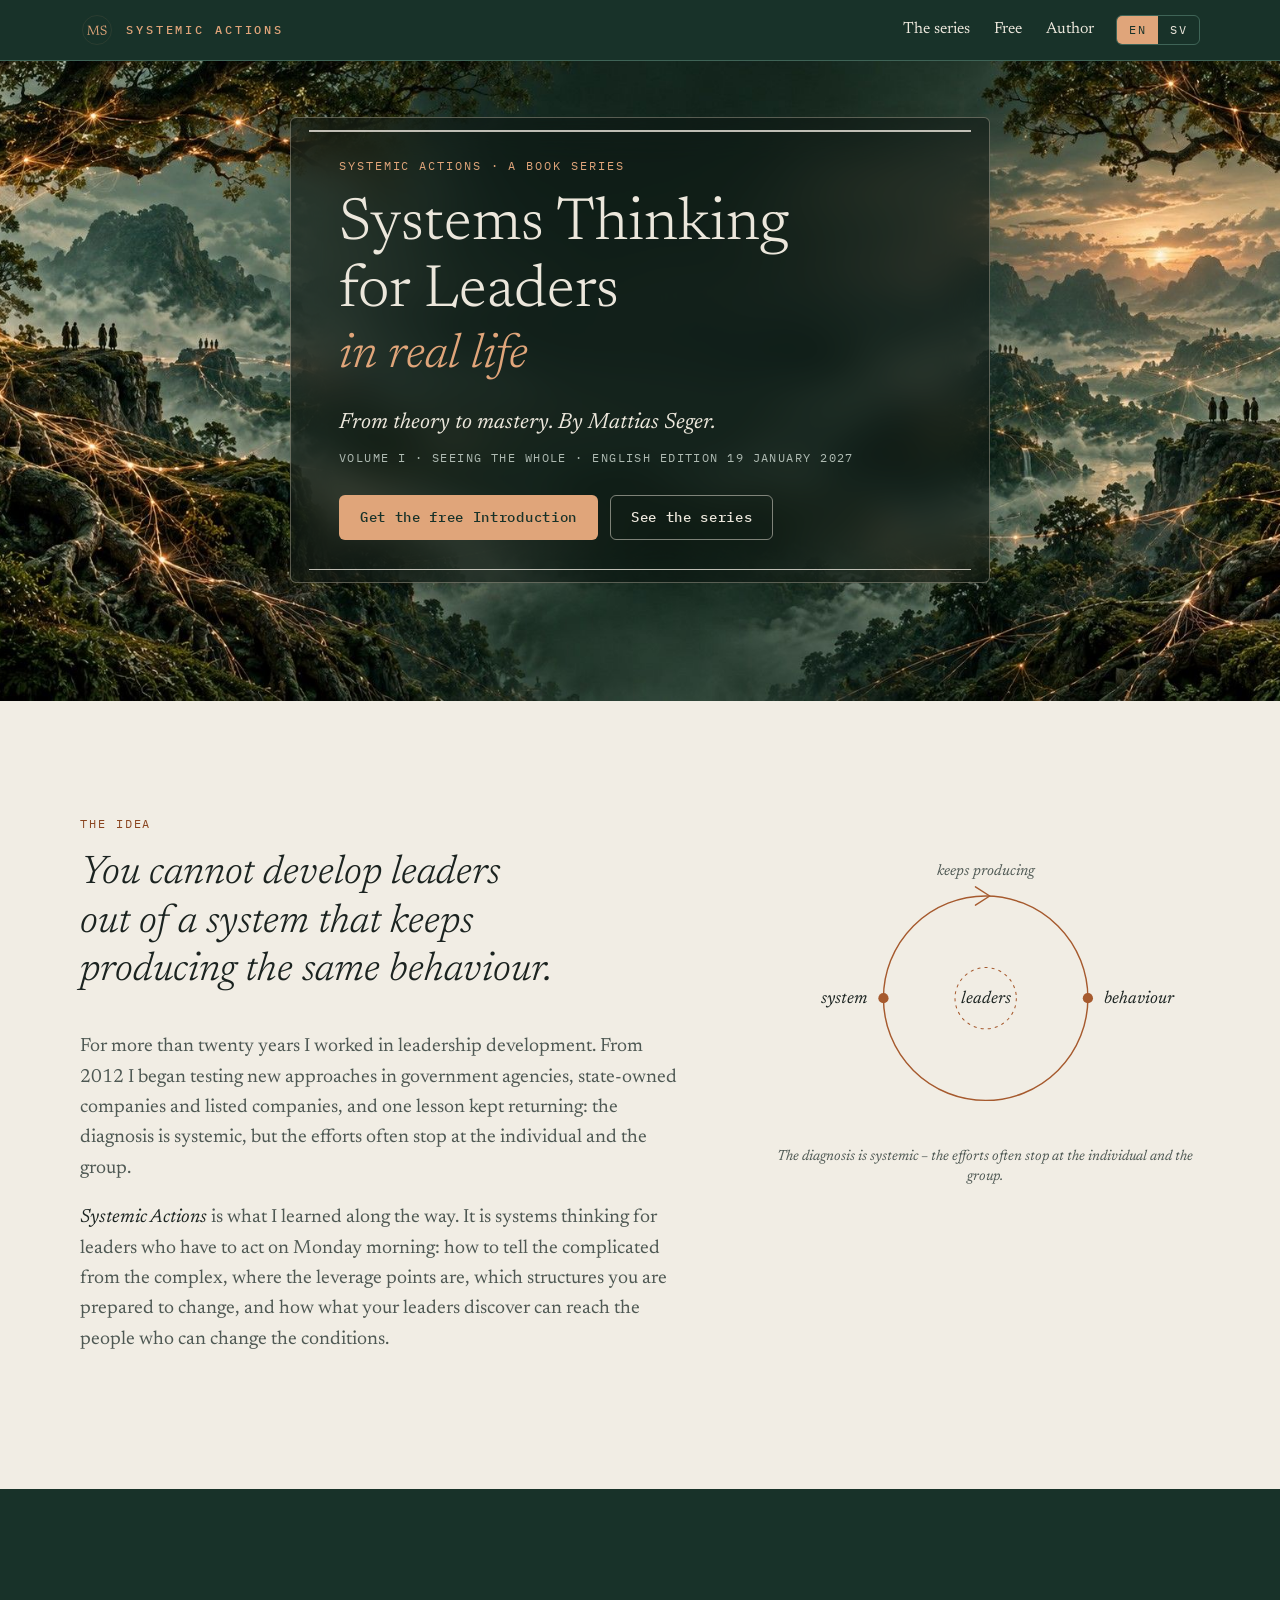
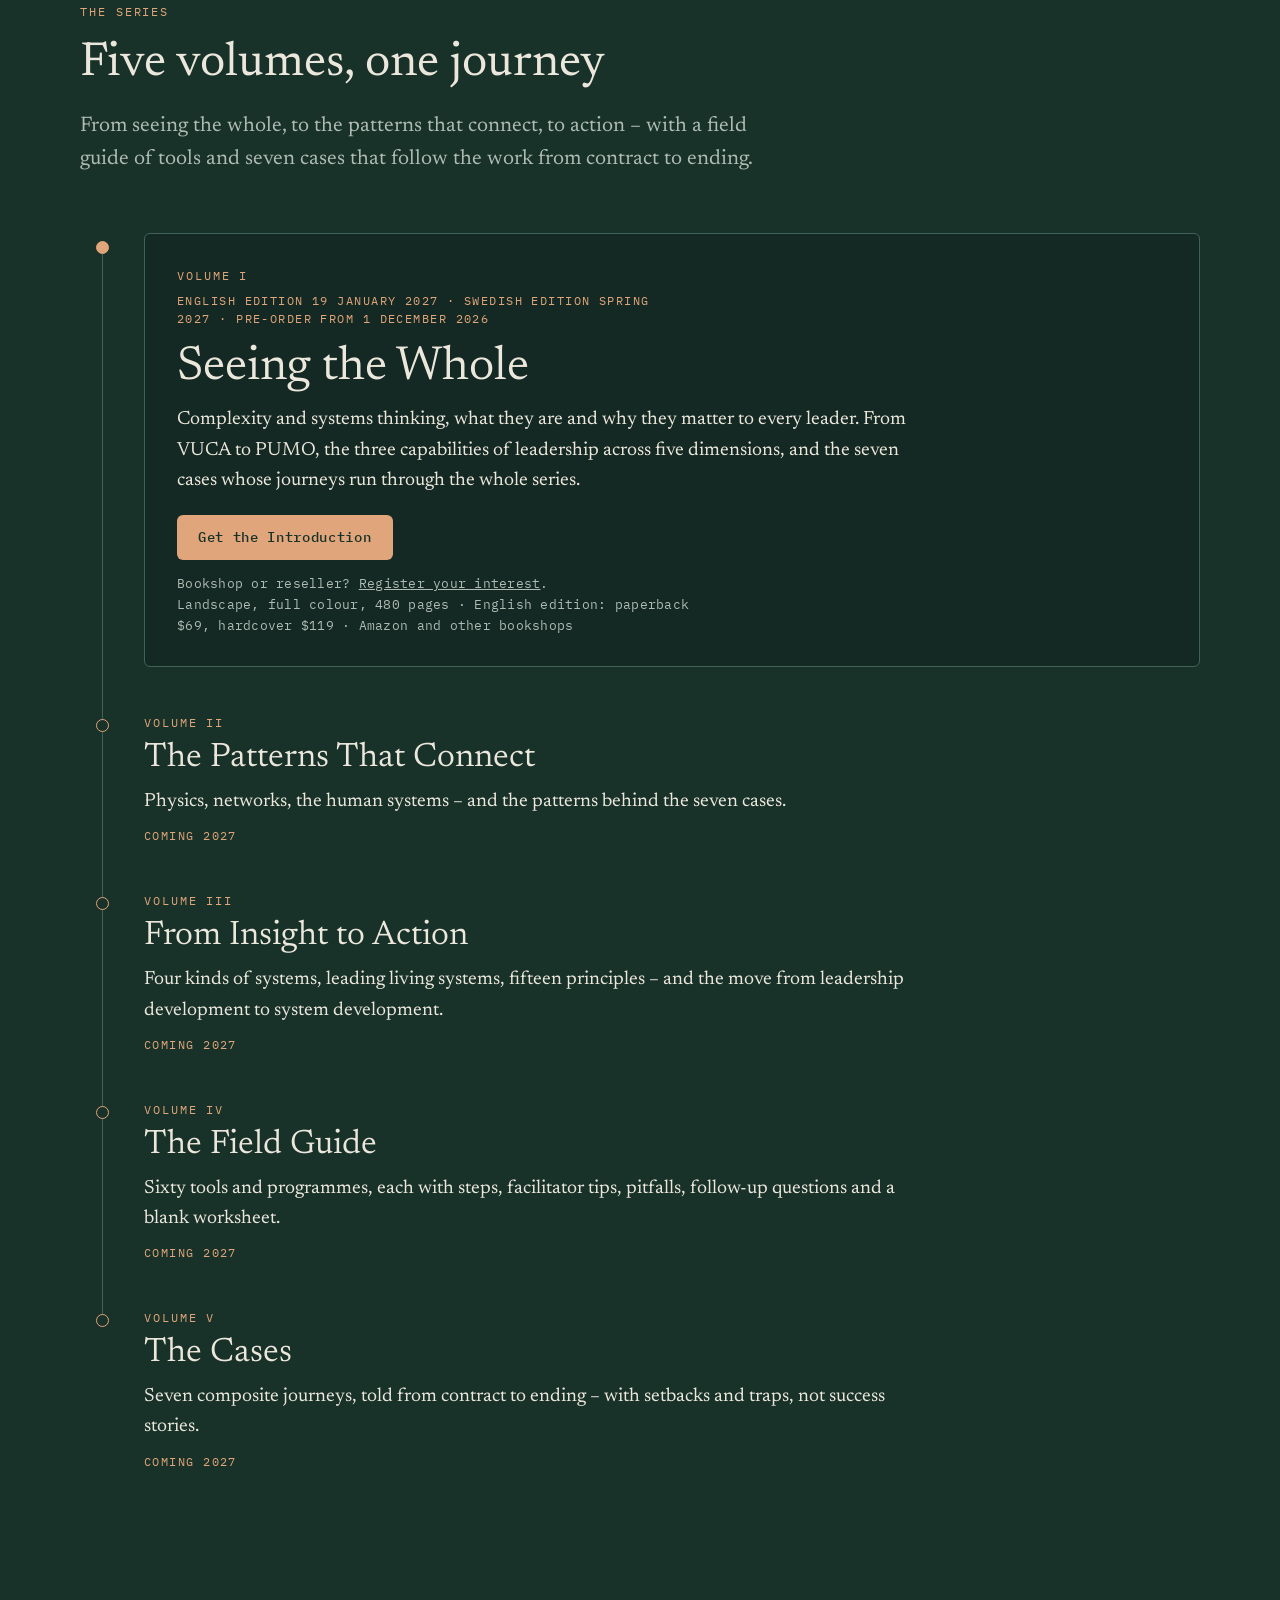
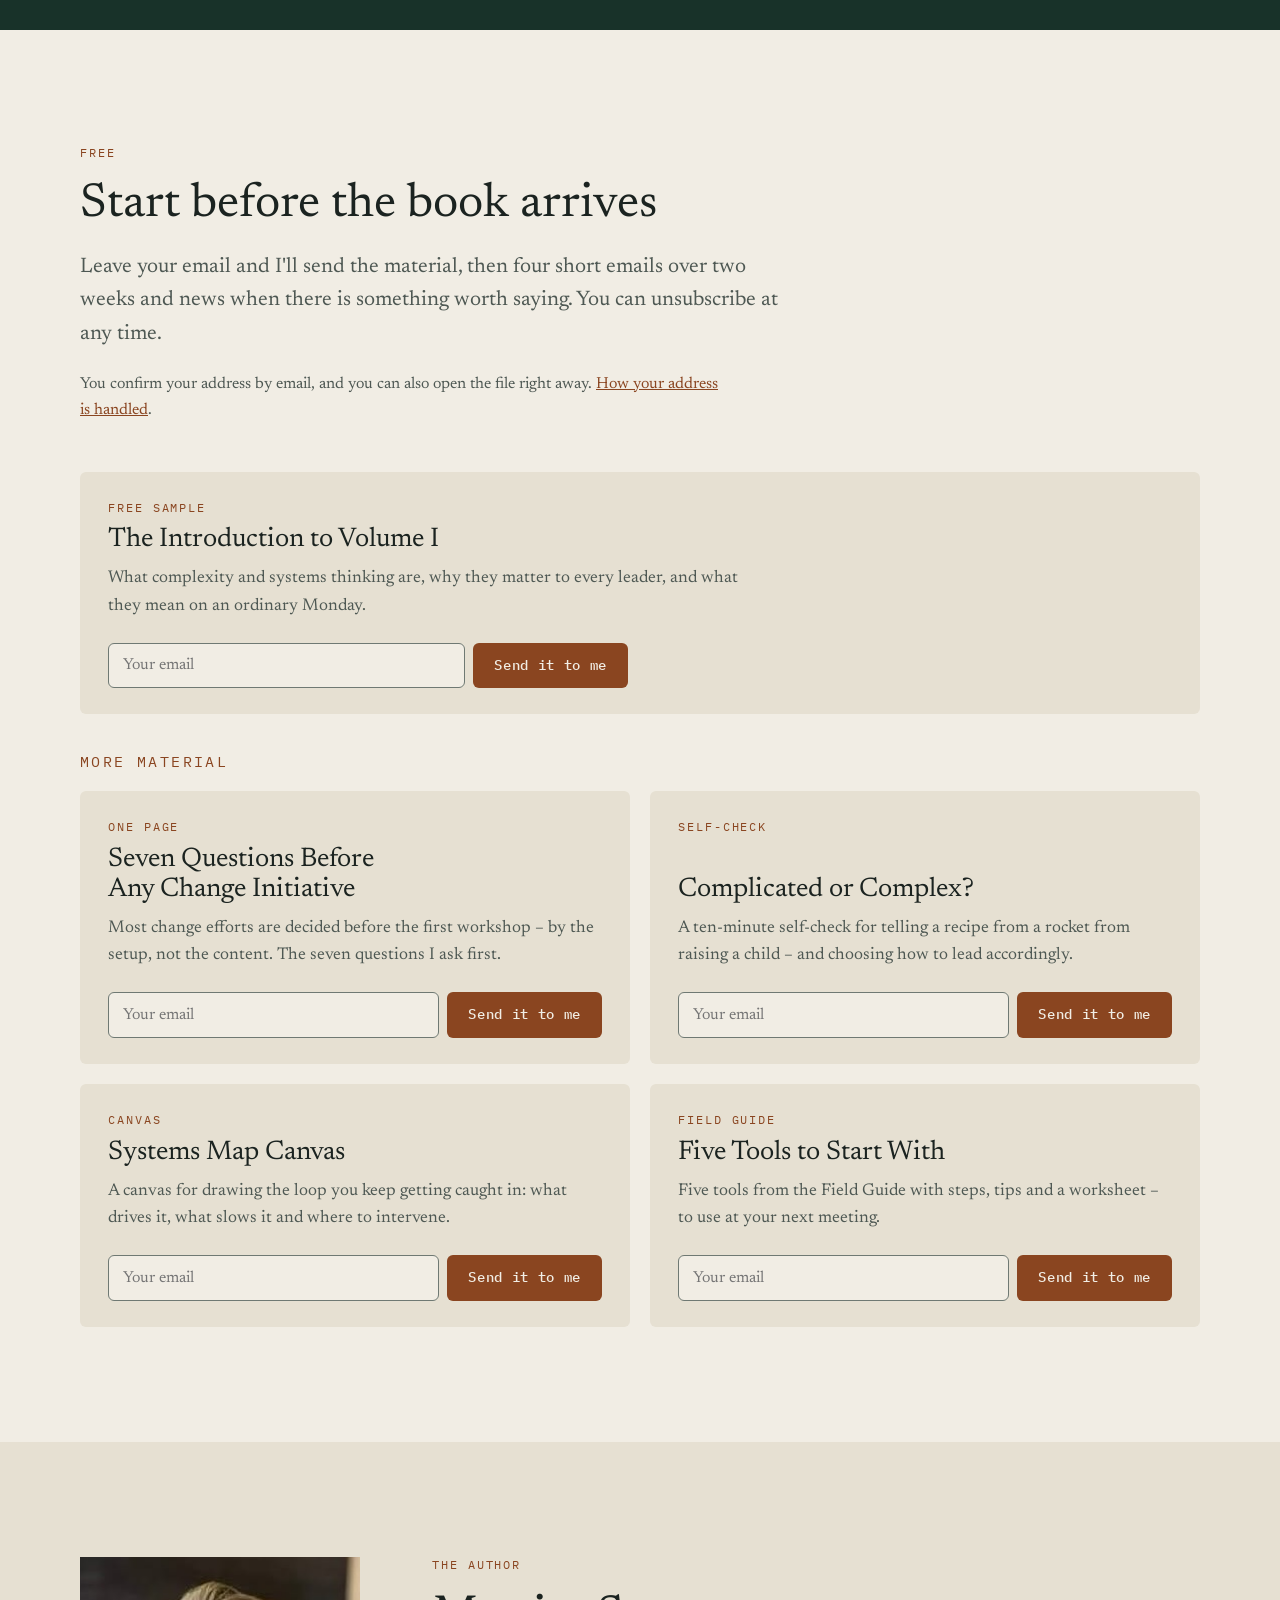
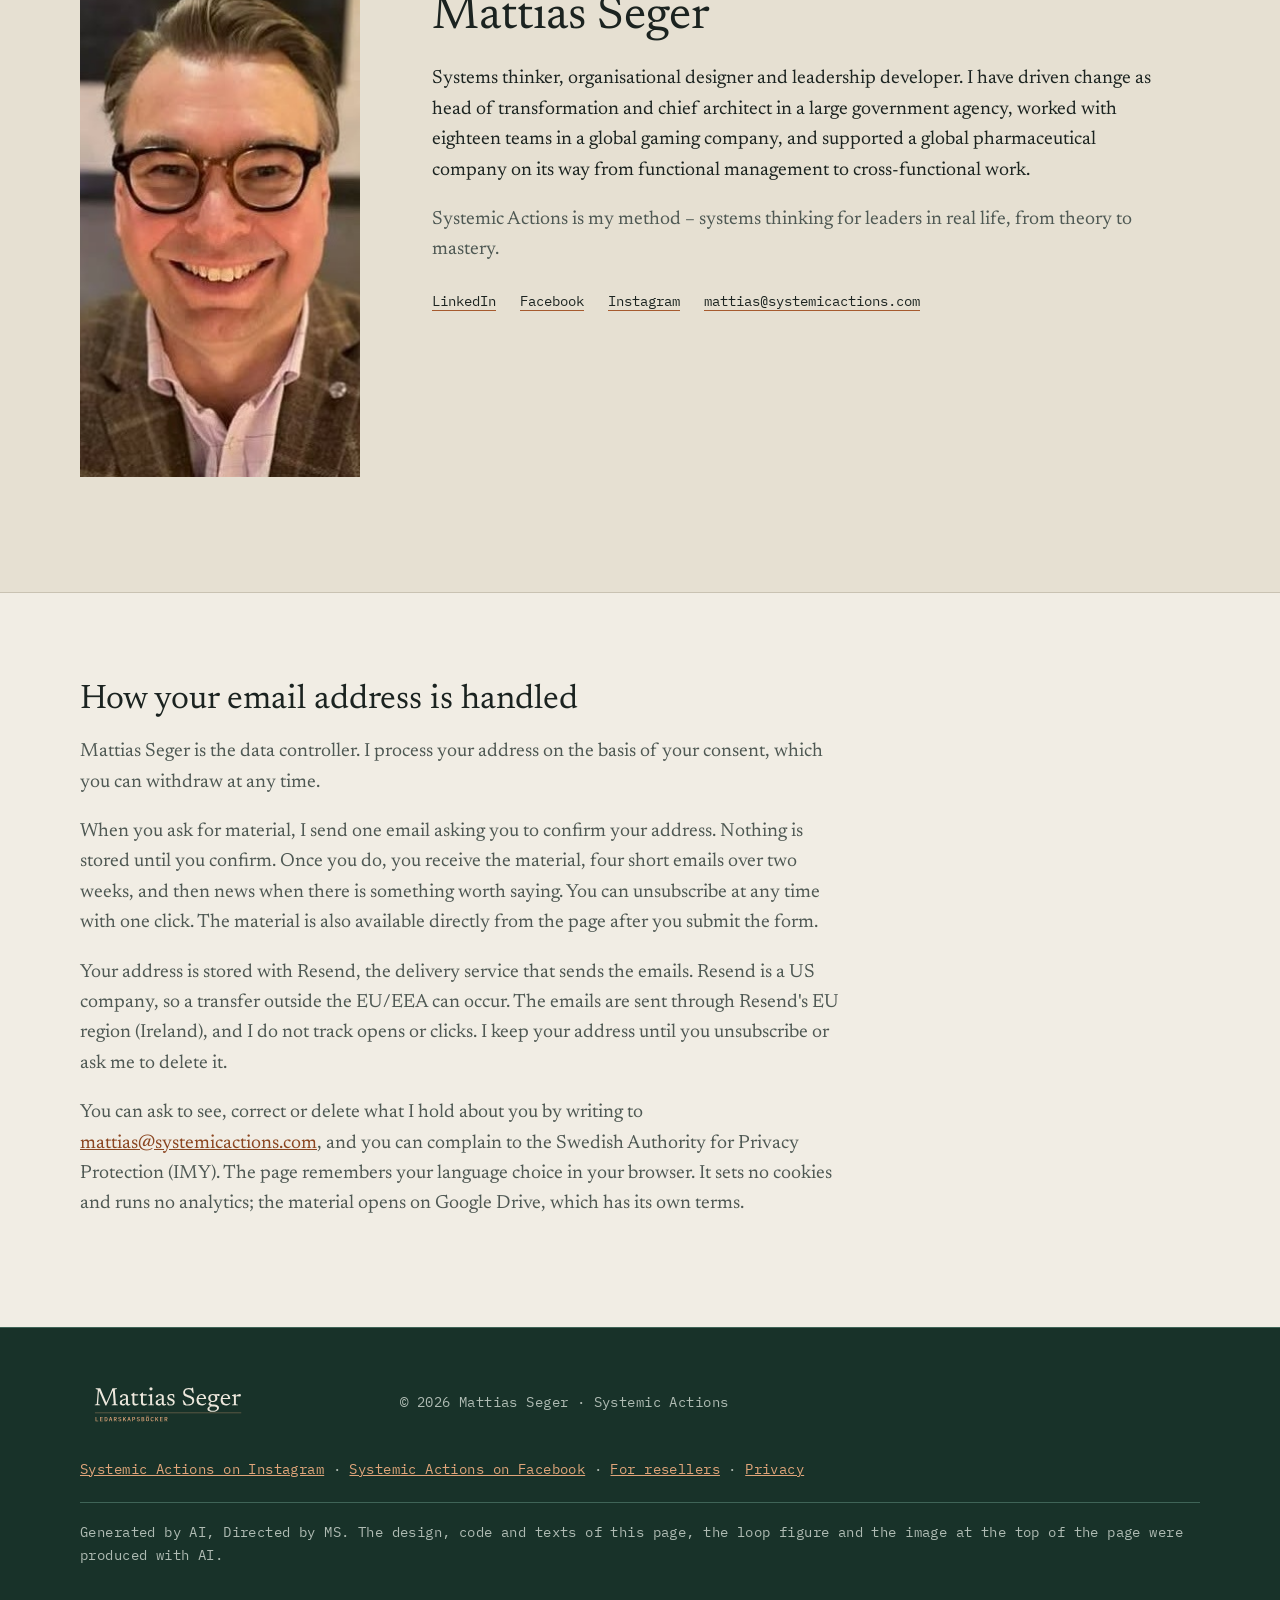
<file: index.html>
<!doctype html>
<html lang="en" data-lang="en">
<head>
<meta charset="utf-8">
<meta name="viewport" content="width=device-width, initial-scale=1, viewport-fit=cover">
<link rel="canonical" href="https://systemicactions.com/">
<meta property="og:type" content="website">
<meta property="og:url" content="https://systemicactions.com/">
<meta property="og:title" content="Systemic Actions – Systems Thinking for Leaders">
<meta property="og:description" content="A book series by Mattias Seger. Volume I, Seeing the Whole, comes out in English on 19 January 2027.">
<meta property="og:image" content="https://systemicactions.com/assets/img/og.jpg">
<meta name="twitter:card" content="summary_large_image">
<link rel="icon" href="/assets/img/apple-touch-icon.png">
<link rel="apple-touch-icon" href="/assets/img/apple-touch-icon.png">
<title>Systemic Actions – Systems Thinking for Leaders · Mattias Seger</title>
<meta name="description" content="Systemic Actions – systems thinking for leaders, from theory to mastery. A book series by Mattias Seger. Volume I, Seeing the Whole, comes out in English on 19 January 2027.">
<style>
@font-face{font-family:"Newsreader";font-style:normal;font-weight:200 800;font-display:swap;src:url(/assets/fonts/newsreader-var-normal.woff2) format("woff2")}
@font-face{font-family:"Newsreader";font-style:italic;font-weight:200 800;font-display:swap;src:url(/assets/fonts/newsreader-var-italic.woff2) format("woff2")}
@font-face{font-family:"IBM Plex Mono";font-style:normal;font-weight:400;font-display:swap;src:url(/assets/fonts/ibm-plex-mono-latin-400-normal.woff2) format("woff2")}
@font-face{font-family:"IBM Plex Mono";font-style:normal;font-weight:500;font-display:swap;src:url(/assets/fonts/ibm-plex-mono-latin-500-normal.woff2) format("woff2")}
/* Layout: a quiet book-like page. One photographic moment (the hero, text only on the glass plate),
   then paper, forest and copper line. Tokens follow the design system "Mattias Seger · Ledarskapsböcker":
   papper (light) and skog (dark). */
:root {
  --bg: #F1EDE4;          /* lb-paper */
  --bg2: #E6E0D2;         /* lb-paper2 */
  --ink: #1B2320;         /* lb-ink */
  --soft: #4E5853;        /* lb-soft */
  --hair: #C9C2B2;        /* lb-hair */
  --copper: #8A4520;      /* lb-copperD: copper text on paper */
  --copper-line: #A65A2E; /* lb-copper: illustration line */
  --btn-bg: #8A4520;
  --btn-fg: #F1EDE4;
  --field: #F1EDE4;
  --field-line: #6F7973;  /* input border, 3.4:1 on paper2 */
  --band-bg: #183229;     /* lb-forest */
  --band-ink: #ECE7DC;    /* lb-onF */
  --band-soft: #AFBBB3;   /* lb-onFs */
  --band-line: #3F6457;   /* lb-lineF */
  --band-copper: #E0A57A; /* lb-copperL */
  --forest: #183229;
  --glass: rgba(12, 20, 18, .55);
  --glass-line: #ECE7DC;
  --serif: "Newsreader", "Iowan Old Style", Georgia, serif;
  --mono: "IBM Plex Mono", Menlo, Consolas, monospace;
  --wrap: 1120px;
  --radius: 6px;           /* lb-radie-ruta */
}
@media (prefers-color-scheme: dark) {
  :root:not([data-theme="light"]) {
    --bg: #183229; --bg2: #22433A; --ink: #ECE7DC; --soft: #AFBBB3; --hair: #3F6457;
    --copper: #E0A57A; --copper-line: #E0A57A; --btn-bg: #E0A57A; --btn-fg: #183229; --field: #183229; --field-line: #7FA192;
    --band-bg: #22433A; --band-line: #5F8576; color-scheme: dark;
  }
}
:root[data-theme="dark"] {
  --bg: #183229; --bg2: #22433A; --ink: #ECE7DC; --soft: #AFBBB3; --hair: #3F6457;
  --copper: #E0A57A; --copper-line: #E0A57A; --btn-bg: #E0A57A; --btn-fg: #183229; --field: #183229; --field-line: #7FA192;
  --band-bg: #22433A; --band-line: #5F8576; color-scheme: dark;
}

* { box-sizing: border-box; }
html { scroll-behavior: smooth; }
body {
  margin: 0; background: var(--bg); color: var(--ink);
  font-family: var(--serif); font-size: 19px; line-height: 1.6;
  font-optical-sizing: auto; -webkit-font-smoothing: antialiased;
}
body::before { content: ""; position: fixed; inset: 0 0 auto; height: env(safe-area-inset-top, 0px); background: var(--forest); z-index: 30; }
img { display: block; max-width: 100%; }
a { color: inherit; }
h1, h2, h3 { margin: 0; font-weight: 330; line-height: 1.12; text-wrap: balance; }
p { margin: 0 0 1em; }
:focus-visible { outline: 2px solid var(--copper-line); outline-offset: 3px; }
.band :focus-visible, .nav :focus-visible, .plate :focus-visible, .footer :focus-visible { outline-color: var(--band-copper); }

/* language: only the active language is shown */
html[data-lang="en"] [lang="sv"], html[data-lang="sv"] [lang="en"] { display: none !important; }

.wrap {
  max-width: calc(var(--wrap) + 32px); margin-inline: auto;
  padding-left: max(16px, env(safe-area-inset-left, 0px)); padding-right: max(16px, env(safe-area-inset-right, 0px));
}
.skip { position: absolute; left: -9999px; top: 8px; background: var(--forest); color: var(--band-ink); padding: 8px 14px; z-index: 40; border-radius: var(--radius); }
.skip:focus { left: 16px; }

.kicker { font: 400 12px/1.3 var(--mono); letter-spacing: .16em; text-transform: uppercase; color: var(--copper); margin: 0 0 18px; }

/* NAV */
.nav { position: sticky; top: env(safe-area-inset-top, 0px); z-index: 20; background: var(--forest); color: var(--band-ink); border-bottom: 1px solid var(--band-line); }
.nav .wrap { display: flex; align-items: center; gap: 22px; min-height: 60px; }
.brand { display: flex; align-items: center; gap: 12px; text-decoration: none; }
.brand img { width: 34px; height: 34px; }
.brand span { font: 500 12px/1 var(--mono); letter-spacing: .24em; text-transform: uppercase; color: var(--band-copper); }
.nav-links { display: flex; gap: 24px; margin-left: auto; }
.nav-links a { text-decoration: none; font-size: 16px; color: var(--band-ink); }
.nav-links a:hover { color: var(--band-copper); }
.lang { display: flex; border: 1px solid var(--band-line); border-radius: var(--radius); overflow: hidden; }
.lang button { font: 400 12px/1 var(--mono); letter-spacing: .12em; background: none; border: 0; color: var(--band-ink); padding: 8px 12px; cursor: pointer; }
.lang button[aria-pressed="true"] { background: var(--band-copper); color: var(--forest); }

/* HERO: LbFyrfargsbild-style image, text only on the glass plate (LbVersband) */
.hero { position: relative; background: var(--forest); min-height: clamp(560px, 50vw, 720px); display: grid; grid-template-columns: minmax(0, 1fr); align-items: start; }
.hero > img { position: absolute; inset: 0; width: 100%; height: 100%; object-fit: cover; object-position: 50% 45%; }
.hero .wrap { position: relative; width: 100%; padding-block: clamp(32px, 5vw, 56px); display: flex; justify-content: center; }
.plate {
  position: relative; width: min(700px, 100%); padding: 40px 48px 42px;
  background: var(--glass); border: 1px solid rgba(225, 214, 196, .35); border-radius: var(--radius);
  -webkit-backdrop-filter: blur(20px); backdrop-filter: blur(20px); color: var(--band-ink);
}
@supports not ((backdrop-filter: blur(1px)) or (-webkit-backdrop-filter: blur(1px))) { .plate { background: rgba(12, 20, 18, .84); } }
.plate::before, .plate::after { content: ""; position: absolute; left: 18px; right: 18px; height: 1.5px; background: var(--glass-line); opacity: .8; }
.plate::before { top: 12px; } .plate::after { bottom: 12px; }
.plate .kicker { color: var(--band-copper); }
.plate h1 { font-size: clamp(38px, 5.2vw, 60px); }
.plate h1 em { display: block; font-style: italic; color: var(--band-copper); font-size: .8em; margin-top: 4px; }
.plate .sub { font-size: clamp(19px, 2vw, 22px); font-style: italic; margin: 22px 0 8px; }
.plate .date { font: 400 12px/1.5 var(--mono); letter-spacing: .12em; text-transform: uppercase; color: var(--band-soft); margin: 0; }
.cta { display: flex; flex-wrap: wrap; gap: 12px; margin-top: 28px; }
.btn { display: inline-block; font: 500 13.5px/1 var(--mono); letter-spacing: .05em; text-decoration: none; padding: 15px 20px; border-radius: var(--radius); border: 1px solid transparent; cursor: pointer; }
.btn-primary { background: var(--band-copper); color: var(--forest); }
.btn-primary:hover { filter: brightness(1.1); }
.btn-ghost { border-color: rgba(236, 231, 220, .5); color: var(--band-ink); }
.btn-ghost:hover { border-color: var(--band-ink); }

section, .freebie { scroll-margin-top: 84px; }
.sec { padding-block: clamp(72px, 9vw, 120px); }
h2 { font-size: clamp(32px, 4.2vw, 48px); font-weight: 400; }
.lead { font-size: 21px; color: var(--soft); max-width: 40em; }

/* IDEA */
.idea .grid { display: grid; grid-template-columns: minmax(0, 7fr) minmax(0, 5fr); gap: 24px clamp(40px, 7vw, 96px); align-items: start; }
.idea blockquote { margin: 0 0 36px; font-size: clamp(28px, 3.4vw, 40px); line-height: 1.22; font-style: italic; font-weight: 340; text-wrap: balance; }
.idea .text p { color: var(--soft); max-width: 36em; }
.idea .text em { color: var(--ink); }
.fig { margin: 0; }
.fig svg { width: 100%; height: auto; overflow: visible; }
.fig figcaption { font-style: italic; font-size: 14.5px; line-height: 1.4; color: var(--soft); margin-top: 10px; text-align: center; }
.fig .ln { fill: none; stroke: var(--copper-line); stroke-width: 1; }
.fig .ln-b { fill: none; stroke: var(--copper-line); stroke-width: 1.4; stroke-linecap: round; stroke-linejoin: round; }
.fig .nd { fill: var(--copper-line); }
.fig .lb { font: italic 400 17px var(--serif); fill: var(--ink); }
.fig .lb-s { font: italic 400 15px var(--serif); fill: var(--soft); }

/* SERIES (dark band) */
.band { background: var(--band-bg); color: var(--band-ink); }
.band .kicker { color: var(--band-copper); }
.band .lead { color: var(--band-soft); }
.series .head { max-width: 720px; margin-bottom: 56px; }
.route { list-style: none; margin: 0; padding: 0; }
.vol { display: grid; grid-template-columns: 44px minmax(0, 1fr); column-gap: 20px; }
.vol .rail { position: relative; display: flex; justify-content: center; }
.vol .rail::before { content: ""; position: absolute; top: 14px; bottom: -14px; left: 50%; width: 1px; background: var(--band-line); }
.vol:last-child .rail::before { display: none; }
.vol .dot { position: relative; margin-top: 8px; width: 13px; height: 13px; border-radius: 50%; border: 1.4px solid var(--band-copper); background: var(--band-bg); }
.vol.on .dot { background: var(--band-copper); }
.vol .body { padding-bottom: 44px; }
.vol .no { font: 400 12px/1.3 var(--mono); letter-spacing: .16em; text-transform: uppercase; color: var(--band-copper); margin: 4px 0 8px; }
.vol h3 { font-size: clamp(26px, 3vw, 34px); font-weight: 380; margin-bottom: 10px; }
.vol p { color: var(--band-ink); max-width: 40em; margin-bottom: 10px; }
.vol .state { font: 400 12px/1.5 var(--mono); letter-spacing: .12em; text-transform: uppercase; color: var(--band-copper); margin: 0; }
.vol.on .body { background: rgba(12, 20, 18, .28); border: 1px solid var(--band-line); border-radius: var(--radius); padding: 30px 32px; margin-bottom: 44px; }
.vol.on h3 { font-size: clamp(34px, 4.4vw, 48px); }
.vol.on .spec { font: 400 13px/1.6 var(--mono); letter-spacing: .02em; color: var(--band-soft); margin: 14px 0 0; }
.vol.on .state { margin-bottom: 14px; }
.vol .act { margin: 18px 0 0; }

/* FREE */
.free .head { max-width: 720px; margin-bottom: 48px; }
.free-grid { display: grid; grid-template-columns: repeat(2, minmax(0, 1fr)); gap: 20px; }
.free-grid .featured, .free-grid .more { grid-column: 1 / -1; }
.free-grid .featured p { max-width: 38em; }
.free-grid.rest-odd .freebie:last-child { grid-column: 1 / -1; }
.free-grid .more { font-size: 15px; font-weight: 400; font-family: var(--mono); letter-spacing: .16em; text-transform: uppercase; color: var(--copper); margin-top: 20px; }
.free .note { font-size: 16px; color: var(--soft); max-width: 40em; margin: 18px 0 0; }
.free .note a, .priv a { color: var(--copper); }
.priv { padding-block: clamp(56px, 7vw, 88px); border-top: 1px solid var(--hair); }
.priv h2 { font-size: clamp(26px, 3vw, 34px); margin-bottom: 18px; }
.priv p { color: var(--soft); max-width: 40em; }
.freebie { display: flex; flex-direction: column; min-width: 0; background: var(--bg2); border-radius: var(--radius); padding: 28px 28px 26px; }
.freebie .tag { font: 400 12px/1.3 var(--mono); letter-spacing: .16em; text-transform: uppercase; color: var(--copper); margin: 0 0 10px; }
.freebie h3 { font-size: 27px; font-weight: 400; margin-bottom: 10px; }
.freebie p { color: var(--soft); font-size: 17px; flex: 1; }
.freebie form { display: flex; flex-wrap: wrap; gap: 8px; margin-top: 6px; max-width: 520px; }
.freebie input[type=email] { flex: 1 1 190px; min-width: 0; font: 400 16px var(--serif); padding: 13px 14px; border: 1px solid var(--field-line); border-radius: var(--radius); background: var(--field); color: var(--ink); }
.freebie .btn-primary { background: var(--btn-bg); color: var(--btn-fg); }
.freebie .btn-primary:hover { filter: brightness(1.12); }
.freebie .btn[disabled] { opacity: .6; cursor: default; }
.freebie .msg { font-size: 16px; margin: 12px 0 0; color: var(--ink); }
.freebie .msg:empty { display: none; }
.freebie .msg a { color: var(--copper); }
.hp { position: absolute; left: -9999px; }
.sr { position: absolute; width: 1px; height: 1px; overflow: hidden; clip: rect(0 0 0 0); white-space: nowrap; }

/* AUTHOR */
.author { background: var(--bg2); }
.author .grid { display: grid; grid-template-columns: minmax(0, 280px) minmax(0, 1fr); gap: clamp(32px, 6vw, 72px); align-items: start; }
.author-photo { width: 100%; max-width: 280px; aspect-ratio: 1; object-fit: cover; }
.author h2 { margin-bottom: 20px; }
.author .bio p { color: var(--soft); max-width: 38em; }
.author .bio p:first-child { color: var(--ink); }
.links { list-style: none; padding: 0; margin: 26px 0 0; display: flex; flex-wrap: wrap; gap: 10px 24px; font: 400 14px/1.4 var(--mono); }
.links a { text-decoration-color: var(--copper-line); text-underline-offset: 4px; }

/* FOOTER */
.footer { background: var(--forest); border-top: 1px solid var(--band-line); color: var(--band-soft); padding-block: 40px; font: 400 14px/1.7 var(--mono); letter-spacing: .03em; }
.footer .wrap { display: flex; flex-wrap: wrap; gap: 20px 40px; align-items: center; }
.footer .wordmark { width: 280px; max-width: 100%; height: auto; }
.footer p { margin: 0; }
.footer a { color: var(--band-copper); }
.footer .ai { flex-basis: 100%; border-top: 1px solid var(--band-line); padding-top: 18px; }

@media (max-width: 900px) {
  body { font-size: 18px; }
  .idea .grid, .author .grid { grid-template-columns: minmax(0, 1fr); }
  .fig { max-width: 420px; }
  .author-photo { max-width: 200px; }
  .free-grid { grid-template-columns: minmax(0, 1fr); }
}
@media (max-width: 680px) {
  .nav .wrap { gap: 12px; }
  .brand span { display: none; }
  .nav-links { gap: 0; }
  .nav-links a:not([href="#free"]) { display: none; }
  .nav-links a { font-size: 15px; }
  .hero { min-height: 0; }
  .hero > img { position: relative; height: 260px; }
  .hero .wrap { margin-top: -88px; padding-block: 0 32px; }
  .plate { padding: 32px 24px 34px; background: rgba(12, 20, 18, .82); }
  .vol { grid-template-columns: 28px minmax(0, 1fr); column-gap: 12px; }
  .vol.on .body { padding: 22px 20px; }
  .freebie { padding: 22px 20px; }
}
@media (prefers-reduced-motion: reduce) { html { scroll-behavior: auto; } }
</style>
</head>
<body>


<script>
/* choose language before first paint: saved choice, else browser language */
(function () {
  var l = null, q = null;
  try { q = (/[?&]lang=(sv|en)\b/.exec(location.search) || [])[1] || null; } catch (e) {}
  try { l = q || localStorage.getItem('sa-lang'); } catch (e) { l = q; }
  if (l !== 'sv' && l !== 'en') l = /^sv/i.test(navigator.language || '') ? 'sv' : 'en';
  document.documentElement.setAttribute('data-lang', l);
  document.documentElement.lang = l;
})();
</script>

<a class="skip" href="#main"><span lang="en">Skip to content</span><span lang="sv">Hoppa till innehållet</span></a>

<header class="nav">
  <div class="wrap">
    <a class="brand" href="#top" aria-label="Systemic Actions">
      <img src="assets/logos/ledarskap-monogram.svg" alt="" width="34" height="34">
      <span>Systemic Actions</span>
    </a>
    <nav class="nav-links" aria-label="Main">
      <a href="#series"><span lang="en">The series</span><span lang="sv">Serien</span></a>
      <a href="#free"><span lang="en">Free</span><span lang="sv">Gratis</span></a>
      <a href="#author"><span lang="en">Author</span><span lang="sv">Författaren</span></a>
    </nav>
    <div class="lang" role="group" aria-label="Language / Språk">
      <button type="button" data-set-lang="en" aria-pressed="false">EN</button>
      <button type="button" data-set-lang="sv" aria-pressed="false">SV</button>
    </div>
  </div>
</header>

<main id="main">
  <section class="hero" id="top">
    <img id="hero-img" fetchpriority="high" src="assets/img/hero.jpg" width="2033" height="774" alt=""
         data-alt-en="Two ancient trees frame a misty valley. Glowing copper threads link small groups of people standing on distant ridges."
         data-alt-sv="Två gamla träd ramar in en dimmig dal. Glödande kopparådror binder ihop små grupper av människor på avlägsna åsar.">
    <div class="wrap">
      <div class="plate">
        <p class="kicker"><span lang="en">Systemic Actions · A book series</span><span lang="sv">Systemic Actions · En bokserie</span></p>
        <h1>
          <span lang="en">Systems Thinking for Leaders<em>in real life</em></span>
          <span lang="sv">Systemtänkande för ledare<em>i verkligheten</em></span>
        </h1>
        <p class="sub">
          <span lang="en">From theory to mastery. By Mattias Seger.</span>
          <span lang="sv">Från teori till mästerskap. Av Mattias Seger.</span>
        </p>
        <p class="date">
          <span lang="en">Volume I · Seeing the Whole · English edition 19 January 2027</span>
          <span lang="sv">Band I · Att se helheten · engelska utgåvan 19 januari 2027</span>
        </p>
        <div class="cta">
          <a class="btn btn-primary" href="#intro"><span lang="en">Get the free Introduction</span><span lang="sv">Få inledningen gratis</span></a>
          <a class="btn btn-ghost" href="#series"><span lang="en">See the series</span><span lang="sv">Se serien</span></a>
        </div>
      </div>
    </div>
  </section>

  <section class="idea sec" id="idea">
    <div class="wrap">
      <p class="kicker" aria-hidden="true"><span lang="en">The idea</span><span lang="sv">Tanken</span></p>
      <h2 class="sr"><span lang="en">The idea</span><span lang="sv">Tanken</span></h2>
      <div class="grid">
        <div>
          <blockquote>
            <span lang="en">You cannot develop leaders out of a system that keeps producing the same behaviour.</span>
            <span lang="sv">Man kan inte utveckla ledare ur ett system som fortsätter att skapa samma beteenden.</span>
          </blockquote>
          <div class="text">
            <div lang="en">
              <p>For more than twenty years I worked in leadership development. From 2012 I began testing new approaches in government agencies, state-owned companies and listed companies, and one lesson kept returning: the diagnosis is systemic, but the efforts often stop at the individual and the group.</p>
              <p><em>Systemic Actions</em> is what I learned along the way. It is systems thinking for leaders who have to act on Monday morning: how to tell the complicated from the complex, where the leverage points are, which structures you are prepared to change, and how what your leaders discover can reach the people who can change the conditions.</p>
            </div>
            <div lang="sv">
              <p>I mer än tjugo år arbetade jag med ledarutveckling. Från 2012 började jag pröva nya grepp i myndigheter, statliga bolag och börsnoterade bolag, och en lärdom kom tillbaka gång på gång: diagnosen är systemisk, men insatserna stannar ofta på individ- och gruppnivå.</p>
              <p><em>Systemic Actions</em> är det jag lärde mig på vägen. Det är systemtänkande för ledare som ska agera på måndag morgon: hur du skiljer det komplicerade från det komplexa, var hävstängerna finns, vilka strukturer du är beredd att ändra och hur det dina ledare upptäcker kan nå dem som kan ändra förutsättningarna.</p>
            </div>
          </div>
        </div>
        <figure class="fig">
          <svg id="loop-fig" viewBox="0 30 420 270" role="img" aria-label="" data-label-en="A feedback loop: the system keeps producing the behaviour, and the leaders sit inside the loop." data-label-sv="En återkopplingsslinga: systemet fortsätter att skapa beteendet, och ledarna befinner sig inne i slingan.">
            <path class="ln-b" d="M110 175 A100 100 0 0 1 310 175"/>
            <path class="ln-b" d="M310 175 A100 100 0 0 1 110 175"/>
            <path class="ln-b" d="M200 66 L214 75 L200 84"/>
            <circle class="ln" cx="210" cy="175" r="30" stroke-dasharray="3 4"/>
            <circle class="nd" cx="110" cy="175" r="5"/>
            <circle class="nd" cx="310" cy="175" r="5"/>
            <text class="lb" x="210" y="180" text-anchor="middle"><tspan lang="en">leaders</tspan><tspan lang="sv">ledarna</tspan></text>
            <text class="lb" x="94" y="180" text-anchor="end"><tspan lang="en">system</tspan><tspan lang="sv">systemet</tspan></text>
            <text class="lb" x="326" y="180" text-anchor="start"><tspan lang="en">behaviour</tspan><tspan lang="sv">beteendet</tspan></text>
            <text class="lb-s" x="210" y="54" text-anchor="middle"><tspan lang="en">keeps producing</tspan><tspan lang="sv">fortsätter att skapa</tspan></text>
          </svg>
          <figcaption><span lang="en">The diagnosis is systemic – the efforts often stop at the individual and the group.</span><span lang="sv">Diagnosen är systemisk – insatserna stannar ofta på individ- och gruppnivå.</span></figcaption>
        </figure>
      </div>
    </div>
  </section>

  <section class="series band sec" id="series">
    <div class="wrap">
      <div class="head">
        <p class="kicker"><span lang="en">The series</span><span lang="sv">Serien</span></p>
        <h2><span lang="en">Five volumes, one journey</span><span lang="sv">Fem band, en resa</span></h2>
        <p class="lead" style="margin-top:18px">
          <span lang="en">From seeing the whole, to the patterns that connect, to action – with a field guide of tools and seven cases that follow the work from contract to ending.</span>
          <span lang="sv">Från att se helheten, via mönstren som förbinder, till handling – med en fältguide full av verktyg och sju fall som följer arbetet från kontrakt till avslut.</span>
        </p>
      </div>
      <ol class="route">
        <li class="vol on">
          <div class="rail"><span class="dot"></span></div>
          <div class="body">
            <p class="no"><span lang="en">Volume I</span><span lang="sv">Band I</span></p>
            <p class="state">
              <span lang="en">English edition 19 January 2027 · Swedish edition spring 2027 · pre-order from 1 December 2026</span>
              <span lang="sv">Engelska utgåvan 19 januari 2027 · svenska utgåvan våren 2027 · förbeställ från 1 december 2026</span>
            </p>
            <h3><span lang="en">Seeing the Whole</span><span lang="sv">Att se helheten</span></h3>
            <p>
              <span lang="en">Complexity and systems thinking, what they are and why they matter to every leader. From VUCA to PUMO, the three capabilities of leadership across five dimensions, and the seven cases whose journeys run through the whole series.</span>
              <span lang="sv">Komplexitet och systemtänkande, vad det är och varför det angår varje ledare. Från VUCA till PUMO, ledarskapets tre förmågor i fem dimensioner och de sju fall vars resor löper genom hela serien.</span>
            </p>
            <p class="act"><a class="btn btn-primary" href="#intro"><span lang="en">Get the Introduction</span><span lang="sv">Hämta inledningen</span></a></p>
            <p class="spec">
              <span lang="en">Bookshop or reseller? <a href="/resellers">Register your interest</a>.</span>
              <span lang="sv">Bokhandel eller återförsäljare? <a href="/resellers">Skicka en intresseanmälan</a>.</span>
              <br>
              <span lang="en">Landscape, full colour, 480 pages · English edition: paperback $69, hardcover $119 · Amazon and other bookshops</span>
              <span lang="sv">Liggande format, fyrfärg, 480 sidor · Engelska utgåvan: häftad 69 USD, inbunden 119 USD · via Amazon och andra bokhandlar</span>
            </p>
          </div>
        </li>
        <li class="vol">
          <div class="rail"><span class="dot"></span></div>
          <div class="body">
            <p class="no"><span lang="en">Volume II</span><span lang="sv">Band II</span></p>
            <h3><span lang="en">The Patterns That Connect</span><span lang="sv">Mönstren som förbinder</span></h3>
            <p><span lang="en">Physics, networks, the human systems – and the patterns behind the seven cases.</span><span lang="sv">Fysik, nätverk, människans system – och mönstren bakom de sju fallen.</span></p>
            <p class="state"><span lang="en">Coming 2027</span><span lang="sv">Kommer 2027</span></p>
          </div>
        </li>
        <li class="vol">
          <div class="rail"><span class="dot"></span></div>
          <div class="body">
            <p class="no"><span lang="en">Volume III</span><span lang="sv">Band III</span></p>
            <h3><span lang="en">From Insight to Action</span><span lang="sv">Från insikt till handling</span></h3>
            <p><span lang="en">Four kinds of systems, leading living systems, fifteen principles – and the move from leadership development to system development.</span><span lang="sv">Fyra sorters system, att leda levande system, femton principer – och steget från ledarutveckling till systemutveckling.</span></p>
            <p class="state"><span lang="en">Coming 2027</span><span lang="sv">Kommer 2027</span></p>
          </div>
        </li>
        <li class="vol">
          <div class="rail"><span class="dot"></span></div>
          <div class="body">
            <p class="no"><span lang="en">Volume IV</span><span lang="sv">Band IV</span></p>
            <h3><span lang="en">The Field Guide</span><span lang="sv">Fältguiden</span></h3>
            <p><span lang="en">Sixty tools and programmes, each with steps, facilitator tips, pitfalls, follow-up questions and a blank worksheet.</span><span lang="sv">Sextio verktyg och program, vart och ett med steg, tips till facilitatorn, fallgropar, följdfrågor och en tom arbetsmall.</span></p>
            <p class="state"><span lang="en">Coming 2027</span><span lang="sv">Kommer 2027</span></p>
          </div>
        </li>
        <li class="vol">
          <div class="rail"><span class="dot"></span></div>
          <div class="body">
            <p class="no"><span lang="en">Volume V</span><span lang="sv">Band V</span></p>
            <h3><span lang="en">The Cases</span><span lang="sv">Fallen</span></h3>
            <p><span lang="en">Seven composite journeys, told from contract to ending – with setbacks and traps, not success stories.</span><span lang="sv">Sju sammansatta resor, berättade från kontrakt till avslut – med bakslag och fällor, inte framgångssagor.</span></p>
            <p class="state"><span lang="en">Coming 2027</span><span lang="sv">Kommer 2027</span></p>
          </div>
        </li>
      </ol>
    </div>
  </section>

  <section class="free sec" id="free">
    <div class="wrap">
      <div class="head">
        <p class="kicker"><span lang="en">Free</span><span lang="sv">Gratis</span></p>
        <h2><span lang="en">Start before the book arrives</span><span lang="sv">Börja innan boken kommer</span></h2>
        <p class="lead" style="margin-top:18px">
          <span lang="en">Leave your email and I'll send the material, then four short emails over two weeks and news when there is something worth saying. You can unsubscribe at any time.</span>
          <span lang="sv">Lämna din e-post så skickar jag materialet, sedan fyra korta mejl under två veckor och nyheter när det finns något värt att säga. Du kan avsluta när du vill.</span>
        </p>
        <p class="note">
          <span lang="en">You confirm your address by email, and you can also open the file right away. <a href="#integritet">How your address is handled</a>.</span>
          <span lang="sv">Du bekräftar din adress via e-post och kan också öppna filen direkt. <a href="#integritet">Så hanteras din adress</a>.</span>
        </p>
      </div>
      <div class="free-grid" id="free-grid"></div>
      <noscript><p class="note"><a href="https://drive.google.com/file/d/14rTLcR1sHDlBa8iu8BV5gn0USpAk5mtC/view">The Introduction to Volume I (PDF)</a> · <a href="https://drive.google.com/file/d/1NU5qKoh2hF16zODaT0_dMGRgefqevIeq/view">Inledningen ur Band I (PDF)</a></p></noscript>
    </div>
  </section>

  <section class="author sec" id="author">
    <div class="wrap">
      <div class="grid">
        <img class="author-photo" src="assets/img/mattias-seger.jpg" alt="Mattias Seger" width="520" height="520">
        <div>
          <p class="kicker"><span lang="en">The author</span><span lang="sv">Författaren</span></p>
          <h2>Mattias Seger</h2>
          <div class="bio" lang="en">
            <p>Systems thinker, organisational designer and leadership developer. I have driven change as head of transformation and chief architect in a large government agency, worked with eighteen teams in a global gaming company, and supported a global pharmaceutical company on its way from functional management to cross-functional work.</p>
            <p>Systemic Actions is my method – systems thinking for leaders in real life, from theory to mastery.</p>
          </div>
          <div class="bio" lang="sv">
            <p>Systemtänkare, organisationsdesigner och ledarutvecklare. Jag har lett förändring som transformationschef och chefsarkitekt i en stor myndighet, arbetat med arton team i ett globalt spelbolag och följt ett globalt läkemedelsbolag på vägen från funktionsstyrning till tvärfunktionellt arbete.</p>
            <p>Systemic Actions är min metod – systemtänkande för ledare i verkligheten, från teori till mästerskap.</p>
          </div>
          <ul class="links">
            <li><a href="https://www.linkedin.com/in/mattiasseger" rel="noopener"><span class="sr" lang="en">Mattias Seger on </span><span class="sr" lang="sv">Mattias Seger på </span>LinkedIn</a></li>
            <li><a href="https://www.facebook.com/profile.php?id=61595844304671" rel="noopener"><span class="sr" lang="en">Mattias Seger on </span><span class="sr" lang="sv">Mattias Seger på </span>Facebook</a></li>
            <li><a href="https://www.instagram.com/mattias.seger/" rel="noopener"><span class="sr" lang="en">Mattias Seger on </span><span class="sr" lang="sv">Mattias Seger på </span>Instagram</a></li>
            <li><a href="mailto:mattias@systemicactions.com">mattias@systemicactions.com</a></li>
          </ul>
        </div>
      </div>
    </div>
  </section>

  <section class="priv" id="integritet">
    <div class="wrap">
      <div lang="en">
        <h2>How your email address is handled</h2>
        <p>Mattias Seger is the data controller. I process your address on the basis of your consent, which you can withdraw at any time.</p>
        <p>When you ask for material, I send one email asking you to confirm your address. Nothing is stored until you confirm. Once you do, you receive the material, four short emails over two weeks, and then news when there is something worth saying. You can unsubscribe at any time with one click. The material is also available directly from the page after you submit the form.</p>
        <p>Your address is stored with Resend, the delivery service that sends the emails. Resend is a US company, so a transfer outside the EU/EEA can occur. The emails are sent through Resend's EU region (Ireland), and I do not track opens or clicks. I keep your address until you unsubscribe or ask me to delete it.</p>
        <p>You can ask to see, correct or delete what I hold about you by writing to <a href="mailto:mattias@systemicactions.com">mattias@systemicactions.com</a>, and you can complain to the Swedish Authority for Privacy Protection (IMY). The page remembers your language choice in your browser. It sets no cookies and runs no analytics; the material opens on Google Drive, which has its own terms.</p>
      </div>
      <div lang="sv">
        <h2>Så hanteras din e-postadress</h2>
        <p>Personuppgiftsansvarig är Mattias Seger. Jag behandlar din adress med ditt samtycke, som du kan ta tillbaka när du vill.</p>
        <p>När du ber om material skickar jag ett mejl där du bekräftar din adress. Inget sparas förrän du har bekräftat. När du har gjort det får du materialet, fyra korta mejl under två veckor och sedan nyheter när det finns något värt att säga. Du kan avsluta med ett klick när du vill. Materialet går också att öppna direkt från sidan när du har skickat formuläret.</p>
        <p>Din adress lagras hos Resend, utskickstjänsten som skickar mejlen. Resend är ett amerikanskt bolag, så en överföring utanför EU/EES kan förekomma. Mejlen skickas via Resends EU-region (Irland), och jag mäter varken öppningar eller klick. Jag sparar din adress tills du avregistrerar dig eller ber mig radera den.</p>
        <p>Du kan be att få se, rätta eller radera det jag har om dig genom att skriva till <a href="mailto:mattias@systemicactions.com">mattias@systemicactions.com</a>, och du kan klaga hos Integritetsskyddsmyndigheten (IMY). Sidan minns ditt språkval i din webbläsare. Den sätter inga kakor och kör ingen analys; materialet öppnas på Google Drive, som har egna villkor.</p>
      </div>
    </div>
  </section>
</main>

<footer class="footer">
  <div class="wrap">
    <img class="wordmark" src="assets/logos/ledarskap-ordmarke-skog.svg" alt="Mattias Seger · Ledarskapsböcker">
    <p>© 2026 Mattias Seger · Systemic Actions</p>
    <p>
      <a href="https://www.instagram.com/systemic.actions/" rel="noopener"><span lang="en">Systemic Actions on Instagram</span><span lang="sv">Systemic Actions på Instagram</span></a> ·
      <a href="https://www.facebook.com/profile.php?id=61595760519164" rel="noopener"><span lang="en">Systemic Actions on Facebook</span><span lang="sv">Systemic Actions på Facebook</span></a> ·
      <a href="/resellers"><span lang="en">For resellers</span><span lang="sv">För återförsäljare</span></a> ·
      <a href="#integritet"><span lang="en">Privacy</span><span lang="sv">Integritet</span></a>
    </p>
    <p class="ai">
      <span lang="en">Generated by AI, Directed by MS. The design, code and texts of this page, the loop figure and the image at the top of the page were produced with AI.</span>
      <span lang="sv">Generated by AI, Directed by MS. Sidans formgivning, kod och texter, slingfiguren och bilden högst upp är framtagna med AI.</span>
    </p>
  </div>
</footer>

<script>
(function () {
  'use strict';
  /* Free material: same keys as the live site's /api/subscribe (double opt-in through Resend). */
  var drive = function (id) { return 'https://drive.google.com/file/d/' + id + '/view'; };
  var FREEBIES = {
    en: [
      { key: 'F4_EN', file: drive('14rTLcR1sHDlBa8iu8BV5gn0USpAk5mtC'), tag: 'Free sample', title: 'The Introduction to Volume I',
        text: 'What complexity and systems thinking are, why they matter to every leader, and what they mean on an ordinary Monday.' },
      { key: 'F1_EN', file: drive('1ifKPqPQ6WI6BqLtYrbivazYWiNfPfr13'), tag: 'One page', title: 'Seven Questions Before Any Change Initiative',
        text: 'Most change efforts are decided before the first workshop – by the setup, not the content. The seven questions I ask first.' },
      { key: 'F3_EN', file: drive('12AuNYR-MczBAMndwZjHbbEoe_7BsVhJC'), tag: 'Self-check', title: 'Complicated or Complex?',
        text: 'A ten-minute self-check for telling a recipe from a rocket from raising a child – and choosing how to lead accordingly.' },
      { key: 'F2_EN', file: drive('1NXSgR92SkTWwV9Fe0Q_PPQS88vrm73Hi'), tag: 'Canvas', title: 'Systems Map Canvas',
        text: 'A canvas for drawing the loop you keep getting caught in: what drives it, what slows it and where to intervene.' },
      { key: 'F5_EN', file: 'https://systemicactions.com/assets/dl/F5_Field_Guide_Five_Tools_EN_455e36a6.pdf', tag: 'Field Guide', title: 'Five Tools to Start With',
        text: 'Five tools from the Field Guide with steps, tips and a worksheet – to use at your next meeting.' }
    ],
    sv: [
      { key: 'F4_SV', file: drive('1NU5qKoh2hF16zODaT0_dMGRgefqevIeq'), tag: 'Provläsning', title: 'Inledningen ur Band I',
        text: 'Vad komplexitet och systemtänkande är, varför det angår varje ledare och vad det betyder en vanlig måndag.' },
      { key: 'F1_SV', file: drive('1xtvTsxO56sAU0Gij9GWRobXiN1vz2Vo_'), tag: 'En sida', title: 'Sju frågor före varje förändringsinitiativ',
        text: 'De flesta förändringar avgörs före första workshopen – av upplägget, inte innehållet. De sju frågor jag ställer först.' },
      { key: 'F3_SV', file: drive('1-4k0-5PdddGJXudctKigwuEpKmbU7sOy'), tag: 'Självtest', title: 'Komplicerat eller komplext?',
        text: 'Ett självtest på tio minuter: recept, raket eller barn – och hur du väljer att leda därefter.' },
      { key: 'F2_SV', file: drive('1VyqGlMV7EEt9yrD-KlKWTHB1Y3NmMNcO'), tag: 'Arbetsyta', title: 'Systemkartan',
        text: 'En arbetsyta för att rita slingan ni fastnar i: vad som driver den, vad som bromsar och var ni kan gripa in.' },
      { key: 'F5_SV', file: drive('1Dpe7z6mIrQSjUoJYYhqJwkOGktuTs6pF'), tag: 'Fältguiden', title: 'Fem verktyg att börja med',
        text: 'Fem verktyg ur Fältguiden med steg, tips och arbetsmall – att använda i nästa möte.' }
    ]
  };
  var UI = {
    en: { placeholder: 'Your email', send: 'Send it to me', more: 'More material', sending: 'Sending…',
          ok: 'Thank you! Check your inbox and confirm your address. You can also open it right away: ',
          fail: 'The sign-up didn’t go through just now, but here it is anyway: ', open: 'open the PDF',
          invalid: 'Please enter a valid email address.' },
    sv: { placeholder: 'Din e-post', send: 'Skicka till mig', more: 'Mer material', sending: 'Skickar…',
          ok: 'Tack! Titta i inkorgen och bekräfta din adress. Du kan också öppna det direkt: ',
          fail: 'Anmälan gick inte igenom just nu, men här är materialet ändå: ', open: 'öppna pdf:en',
          invalid: 'Skriv en giltig e-postadress.' }
  };
  var root = document.documentElement, grid = document.getElementById('free-grid');
  function el(tag, attrs, text) {
    var n = document.createElement(tag);
    for (var k in attrs || {}) n.setAttribute(k, attrs[k]);
    if (text != null) n.textContent = text;
    return n;
  }
  function message(box, lead, href, label) {
    box.textContent = lead;
    box.appendChild(el('a', { href: href, target: '_blank', rel: 'noopener' }, label));
  }
  var typed = { i: -1, v: '' };
  function renderFreebies(lang) {
    var t = UI[lang];
    grid.textContent = '';
    grid.classList.toggle('rest-odd', (FREEBIES[lang].length - 1) % 2 === 1);
    FREEBIES[lang].forEach(function (f, i) {
      if (i === 1) grid.appendChild(el('h3', { 'class': 'more' }, t.more));
      var card = el('article', { 'class': 'freebie' + (i === 0 ? ' featured' : '') });
      if (i === 0) card.id = 'intro';
      card.appendChild(el('p', { 'class': 'tag' }, f.tag));
      card.appendChild(el('h3', null, f.title));
      card.appendChild(el('p', null, f.text));
      var form = el('form', { novalidate: '' });
      var id = 'email-' + lang + '-' + i;
      var label = el('label', { 'for': id, 'class': 'hp' }, t.placeholder + ' – ' + f.title);
      var input = el('input', { type: 'email', id: id, name: 'email', placeholder: t.placeholder, autocomplete: 'email', required: '' });
      var trap = el('input', { type: 'text', name: 'website', tabindex: '-1', autocomplete: 'off', 'class': 'hp', 'aria-hidden': 'true' });
      var btn = el('button', { type: 'submit', 'class': 'btn btn-primary', 'aria-label': t.send + ': ' + f.title }, t.send);
      if (typed.i === i) input.value = typed.v;
      input.addEventListener('input', function () { typed = { i: i, v: input.value }; });
      var msg = el('p', { 'class': 'msg', role: 'status', 'aria-live': 'polite' });
      form.appendChild(label); form.appendChild(input); form.appendChild(trap); form.appendChild(btn);
      form.addEventListener('submit', function (e) {
        e.preventDefault();
        if (trap.value) return;
        var email = input.value.trim();
        if (!/^[^\s@]+@[^\s@]+\.[^\s@]+$/.test(email)) { msg.textContent = t.invalid; input.focus(); return; }
        btn.disabled = true; btn.textContent = t.sending;
        fetch('/api/subscribe', { method: 'POST', headers: { 'Content-Type': 'application/json' },
          body: JSON.stringify({ email: email, key: f.key, website: trap.value }) })
          .then(function (r) { return r.ok ? r.json() : Promise.reject(r.status); })
          .then(function (d) { if (!d || !d.ok) throw new Error('rejected'); form.remove(); message(msg, t.ok, f.file, t.open); })
          .catch(function () { btn.disabled = false; btn.textContent = t.send; message(msg, t.fail, f.file, t.open); });
      });
      card.appendChild(form); card.appendChild(msg); grid.appendChild(card);
    });
  }
  function setLang(lang, save) {
    root.setAttribute('data-lang', lang); root.lang = lang;
    document.querySelectorAll('[data-set-lang]').forEach(function (b) {
      b.setAttribute('aria-pressed', String(b.getAttribute('data-set-lang') === lang));
    });
    var hero = document.getElementById('hero-img');
    if (hero) hero.setAttribute('alt', hero.getAttribute('data-alt-' + lang) || '');
    var fig = document.getElementById('loop-fig');
    if (fig) fig.setAttribute('aria-label', fig.getAttribute('data-label-' + lang) || '');
    renderFreebies(lang);
    if (save) {
      try { localStorage.setItem('sa-lang', lang); } catch (e) {}
      try { history.replaceState(null, '', '?lang=' + lang + location.hash); } catch (e) {}
    }
  }
  document.querySelectorAll('[data-set-lang]').forEach(function (b) {
    b.addEventListener('click', function () { setLang(b.getAttribute('data-set-lang'), true); });
  });
  setLang(root.getAttribute('data-lang') === 'sv' ? 'sv' : 'en', false);
})();
</script>

</body>
</html>
</file>
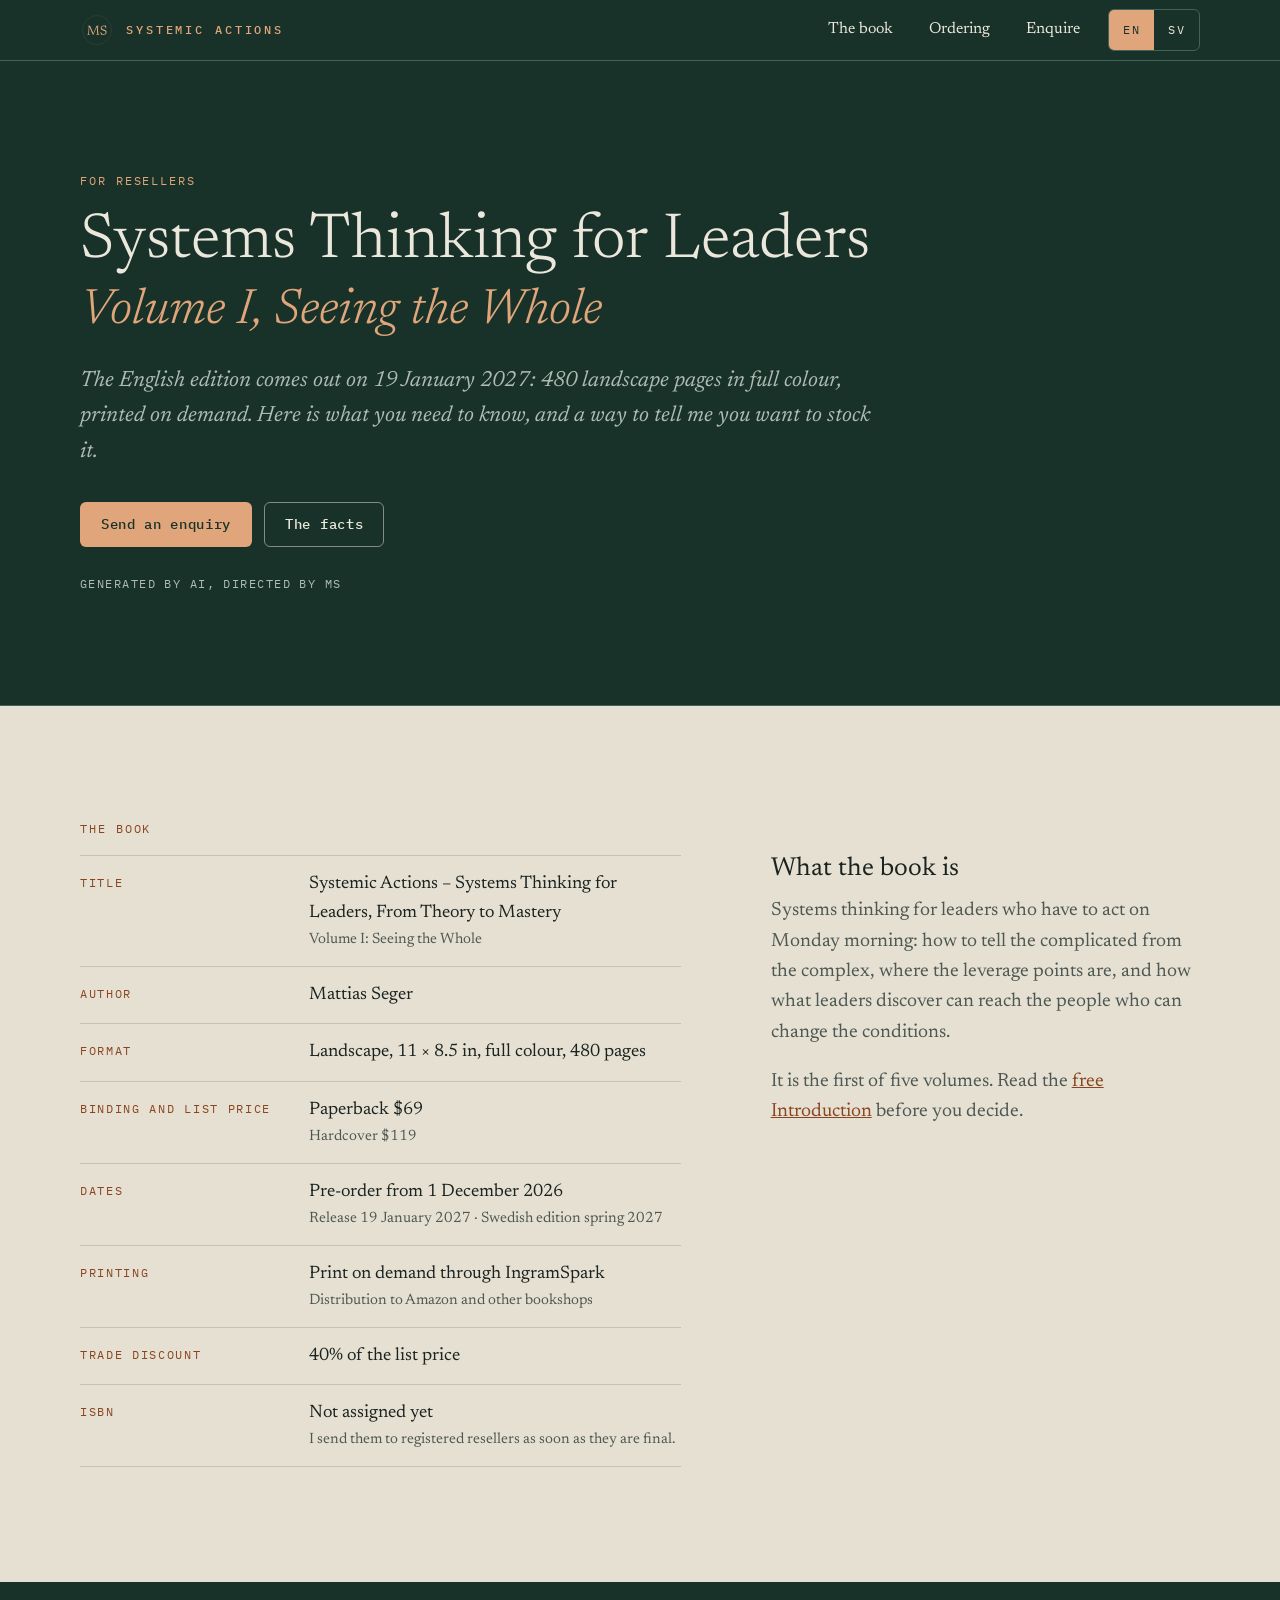
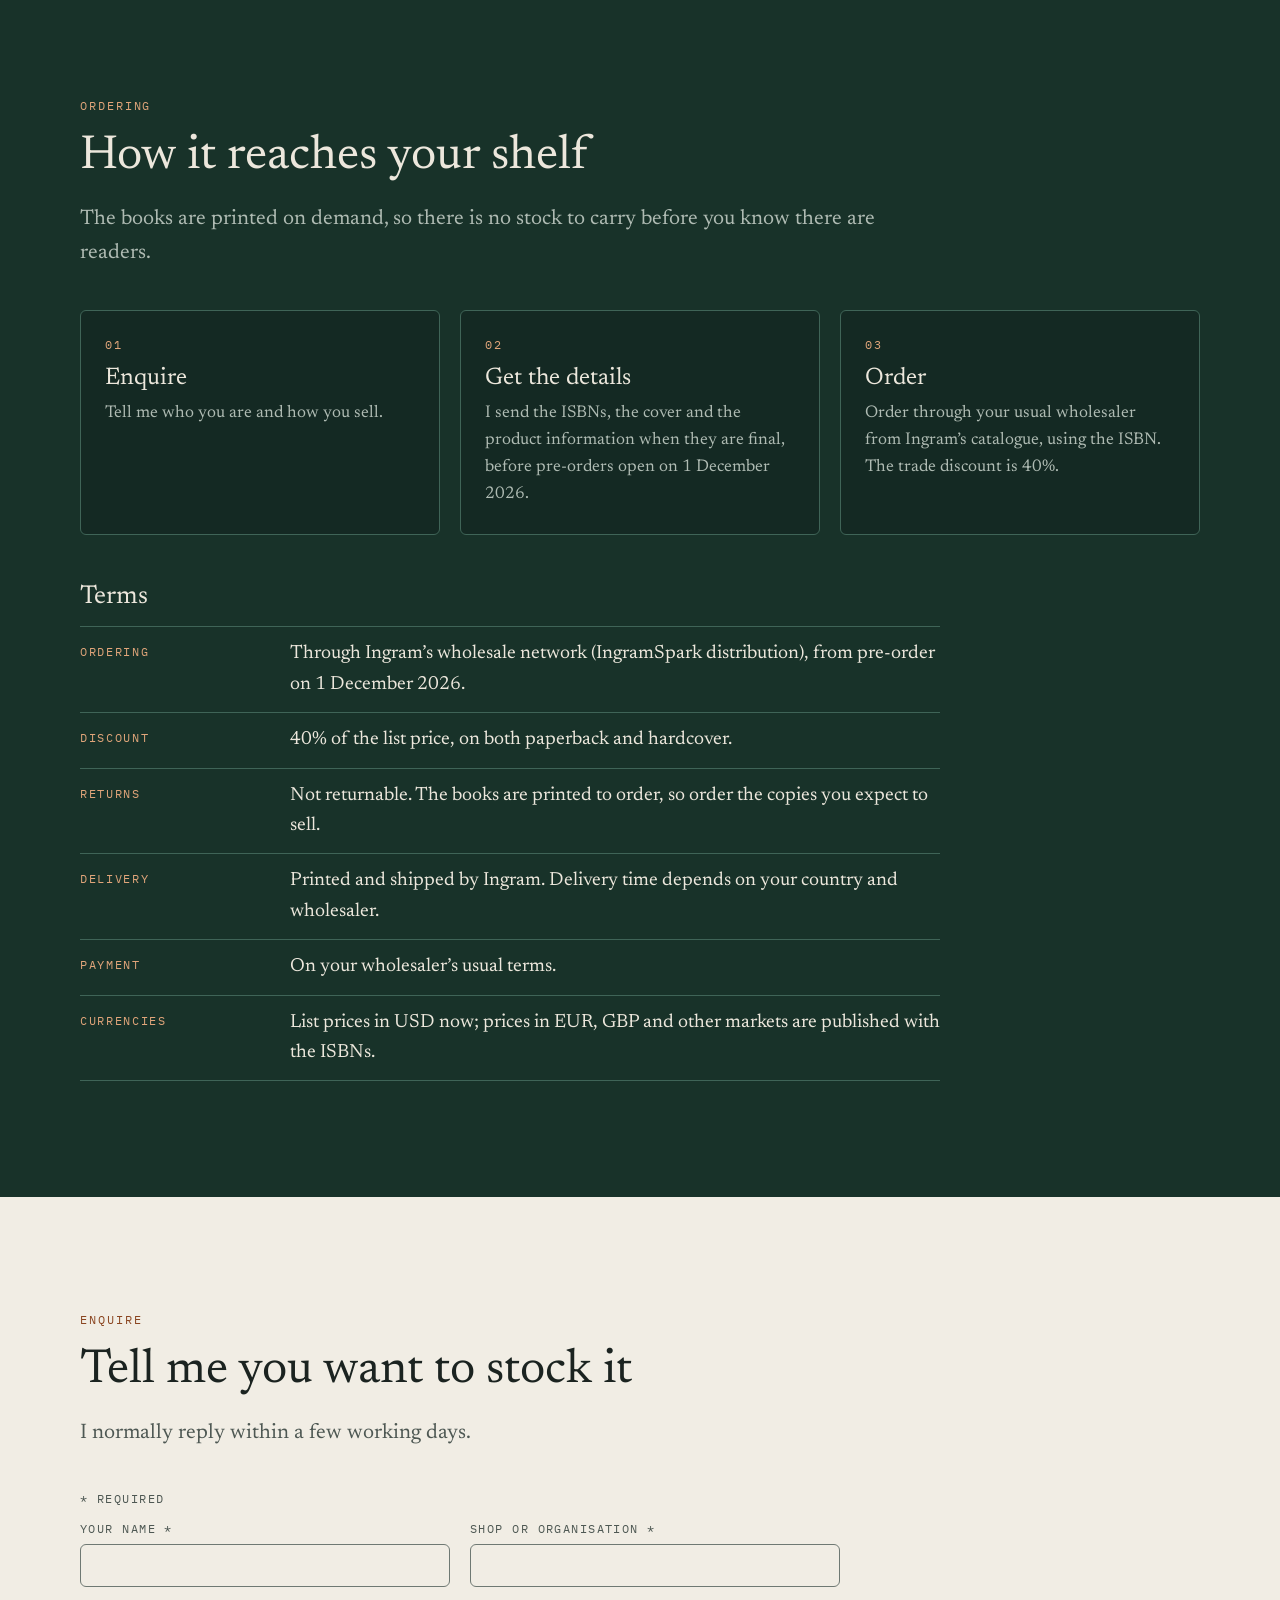
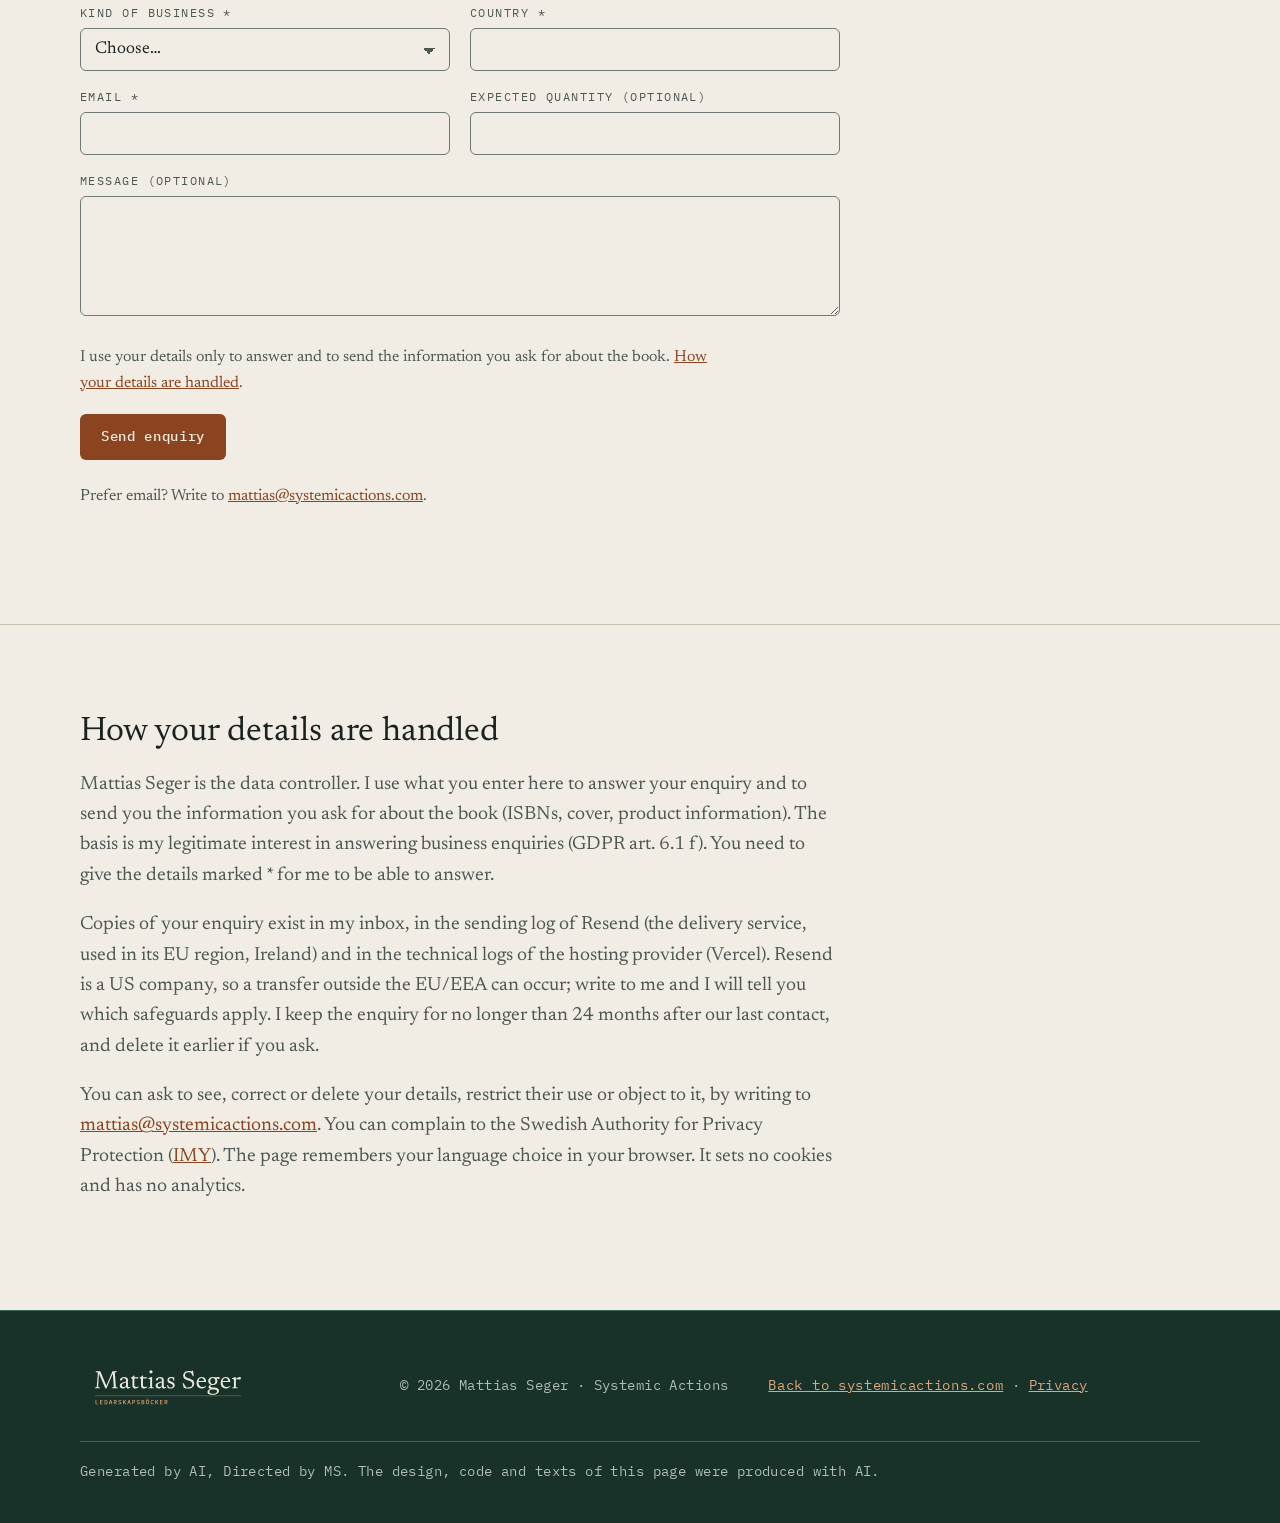
<file: resellers.html>
<!doctype html>
<html lang="en" data-lang="en">
<head>
<meta charset="utf-8">
<meta name="viewport" content="width=device-width, initial-scale=1, viewport-fit=cover">
<link rel="canonical" href="https://systemicactions.com/resellers">
<meta property="og:type" content="website">
<meta property="og:url" content="https://systemicactions.com/resellers">
<meta property="og:title" content="Resellers – Systemic Actions, Volume I, Seeing the Whole">
<meta property="og:description" content="For bookshops, libraries and other resellers: facts about Volume I, Seeing the Whole (19 January 2027), and how to register.">
<meta property="og:image" content="https://systemicactions.com/assets/img/og.jpg">
<meta name="twitter:card" content="summary_large_image">
<link rel="icon" href="/assets/img/apple-touch-icon.png">
<link rel="apple-touch-icon" href="/assets/img/apple-touch-icon.png">
<title>Resellers – Systemic Actions · Mattias Seger</title>
<meta name="description" content="For bookshops, libraries and other resellers: facts about Systemic Actions, Volume I, Seeing the Whole (English edition 19 January 2027), and how to register.">
<style>
@font-face{font-family:"Newsreader";font-style:normal;font-weight:200 800;font-display:swap;src:url(/assets/fonts/newsreader-var-normal.woff2) format("woff2")}
@font-face{font-family:"Newsreader";font-style:italic;font-weight:200 800;font-display:swap;src:url(/assets/fonts/newsreader-var-italic.woff2) format("woff2")}
@font-face{font-family:"IBM Plex Mono";font-style:normal;font-weight:400;font-display:swap;src:url(/assets/fonts/ibm-plex-mono-latin-400-normal.woff2) format("woff2")}
@font-face{font-family:"IBM Plex Mono";font-style:normal;font-weight:500;font-display:swap;src:url(/assets/fonts/ibm-plex-mono-latin-500-normal.woff2) format("woff2")}
/* Layout: a quiet book-like page. One photographic moment (the hero, text only on the glass plate),
   then paper, forest and copper line. Tokens follow the design system "Mattias Seger · Ledarskapsböcker":
   papper (light) and skog (dark). */
:root {
  --bg: #F1EDE4;          /* lb-paper */
  --bg2: #E6E0D2;         /* lb-paper2 */
  --ink: #1B2320;         /* lb-ink */
  --soft: #4E5853;        /* lb-soft */
  --hair: #C9C2B2;        /* lb-hair */
  --copper: #8A4520;      /* lb-copperD: copper text on paper */
  --copper-line: #A65A2E; /* lb-copper: illustration line */
  --btn-bg: #8A4520;
  --btn-fg: #F1EDE4;
  --field: #F1EDE4;
  --field-line: #6F7973;  /* input border, 3.4:1 on paper2 */
  --band-bg: #183229;     /* lb-forest */
  --band-ink: #ECE7DC;    /* lb-onF */
  --band-soft: #AFBBB3;   /* lb-onFs */
  --band-line: #3F6457;   /* lb-lineF */
  --band-copper: #E0A57A; /* lb-copperL */
  --forest: #183229;
  --glass: rgba(12, 20, 18, .55);
  --glass-line: #ECE7DC;
  --serif: "Newsreader", "Iowan Old Style", Georgia, serif;
  --mono: "IBM Plex Mono", Menlo, Consolas, monospace;
  --wrap: 1120px;
  --radius: 6px;           /* lb-radie-ruta */
}
@media (prefers-color-scheme: dark) {
  :root:not([data-theme="light"]) {
    --bg: #183229; --bg2: #22433A; --ink: #ECE7DC; --soft: #AFBBB3; --hair: #3F6457;
    --copper: #E0A57A; --copper-line: #E0A57A; --btn-bg: #E0A57A; --btn-fg: #183229; --field: #183229; --field-line: #7FA192;
    --band-bg: #22433A; --band-line: #5F8576; color-scheme: dark;
  }
}
:root[data-theme="dark"] {
  --bg: #183229; --bg2: #22433A; --ink: #ECE7DC; --soft: #AFBBB3; --hair: #3F6457;
  --copper: #E0A57A; --copper-line: #E0A57A; --btn-bg: #E0A57A; --btn-fg: #183229; --field: #183229; --field-line: #7FA192;
  --band-bg: #22433A; --band-line: #5F8576; color-scheme: dark;
}

* { box-sizing: border-box; }
html { scroll-behavior: smooth; }
body {
  margin: 0; background: var(--bg); color: var(--ink);
  font-family: var(--serif); font-size: 19px; line-height: 1.6;
  font-optical-sizing: auto; -webkit-font-smoothing: antialiased;
}
body::before { content: ""; position: fixed; inset: 0 0 auto; height: env(safe-area-inset-top, 0px); background: var(--forest); z-index: 30; }
img { display: block; max-width: 100%; }
a { color: inherit; }
h1, h2, h3 { margin: 0; font-weight: 330; line-height: 1.12; text-wrap: balance; }
p { margin: 0 0 1em; }
:focus-visible { outline: 2px solid var(--copper-line); outline-offset: 3px; }
.band :focus-visible, .nav :focus-visible, .plate :focus-visible, .footer :focus-visible { outline-color: var(--band-copper); }

/* language: only the active language is shown */
html[data-lang="en"] [lang="sv"], html[data-lang="sv"] [lang="en"] { display: none !important; }

.wrap {
  max-width: calc(var(--wrap) + 32px); margin-inline: auto;
  padding-left: max(16px, env(safe-area-inset-left, 0px)); padding-right: max(16px, env(safe-area-inset-right, 0px));
}
.skip { position: absolute; left: -9999px; top: 8px; background: var(--forest); color: var(--band-ink); padding: 8px 14px; z-index: 40; border-radius: var(--radius); }
.skip:focus { left: 16px; }

.kicker { font: 400 12px/1.3 var(--mono); letter-spacing: .16em; text-transform: uppercase; color: var(--copper); margin: 0 0 18px; }

/* NAV */
.nav { position: sticky; top: env(safe-area-inset-top, 0px); z-index: 20; background: var(--forest); color: var(--band-ink); border-bottom: 1px solid var(--band-line); }
.nav .wrap { display: flex; align-items: center; gap: 22px; min-height: 60px; }
.brand { display: flex; align-items: center; gap: 12px; text-decoration: none; }
.brand img { width: 34px; height: 34px; }
.brand span { font: 500 12px/1 var(--mono); letter-spacing: .24em; text-transform: uppercase; color: var(--band-copper); }
.nav-links { display: flex; gap: 24px; margin-left: auto; }
.nav-links a { text-decoration: none; font-size: 16px; color: var(--band-ink); }
.nav-links a:hover { color: var(--band-copper); }
.lang { display: flex; border: 1px solid var(--band-line); border-radius: var(--radius); overflow: hidden; }
.lang button { font: 400 12px/1 var(--mono); letter-spacing: .12em; background: none; border: 0; color: var(--band-ink); padding: 8px 12px; cursor: pointer; }
.lang button[aria-pressed="true"] { background: var(--band-copper); color: var(--forest); }

/* HERO: LbFyrfargsbild-style image, text only on the glass plate (LbVersband) */
.hero { position: relative; background: var(--forest); min-height: clamp(560px, 50vw, 720px); display: grid; grid-template-columns: minmax(0, 1fr); align-items: start; }
.hero > img { position: absolute; inset: 0; width: 100%; height: 100%; object-fit: cover; object-position: 50% 45%; }
.hero .wrap { position: relative; width: 100%; padding-block: clamp(32px, 5vw, 56px); display: flex; justify-content: center; }
.plate {
  position: relative; width: min(700px, 100%); padding: 40px 48px 42px;
  background: var(--glass); border: 1px solid rgba(225, 214, 196, .35); border-radius: var(--radius);
  -webkit-backdrop-filter: blur(20px); backdrop-filter: blur(20px); color: var(--band-ink);
}
@supports not ((backdrop-filter: blur(1px)) or (-webkit-backdrop-filter: blur(1px))) { .plate { background: rgba(12, 20, 18, .84); } }
.plate::before, .plate::after { content: ""; position: absolute; left: 18px; right: 18px; height: 1.5px; background: var(--glass-line); opacity: .8; }
.plate::before { top: 12px; } .plate::after { bottom: 12px; }
.plate .kicker { color: var(--band-copper); }
.plate h1 { font-size: clamp(38px, 5.2vw, 60px); }
.plate h1 em { display: block; font-style: italic; color: var(--band-copper); font-size: .8em; margin-top: 4px; }
.plate .sub { font-size: clamp(19px, 2vw, 22px); font-style: italic; margin: 22px 0 8px; }
.plate .date { font: 400 12px/1.5 var(--mono); letter-spacing: .12em; text-transform: uppercase; color: var(--band-soft); margin: 0; }
.cta { display: flex; flex-wrap: wrap; gap: 12px; margin-top: 28px; }
.btn { display: inline-block; font: 500 13.5px/1 var(--mono); letter-spacing: .05em; text-decoration: none; padding: 15px 20px; border-radius: var(--radius); border: 1px solid transparent; cursor: pointer; }
.btn-primary { background: var(--band-copper); color: var(--forest); }
.btn-primary:hover { filter: brightness(1.1); }
.btn-ghost { border-color: rgba(236, 231, 220, .5); color: var(--band-ink); }
.btn-ghost:hover { border-color: var(--band-ink); }

section, .freebie { scroll-margin-top: 84px; }
.sec { padding-block: clamp(72px, 9vw, 120px); }
h2 { font-size: clamp(32px, 4.2vw, 48px); font-weight: 400; }
.lead { font-size: 21px; color: var(--soft); max-width: 40em; }

/* IDEA */
.idea .grid { display: grid; grid-template-columns: minmax(0, 7fr) minmax(0, 5fr); gap: 24px clamp(40px, 7vw, 96px); align-items: start; }
.idea blockquote { margin: 0 0 36px; font-size: clamp(28px, 3.4vw, 40px); line-height: 1.22; font-style: italic; font-weight: 340; text-wrap: balance; }
.idea .text p { color: var(--soft); max-width: 36em; }
.idea .text em { color: var(--ink); }
.fig { margin: 0; }
.fig svg { width: 100%; height: auto; overflow: visible; }
.fig figcaption { font-style: italic; font-size: 14.5px; line-height: 1.4; color: var(--soft); margin-top: 10px; text-align: center; }
.fig .ln { fill: none; stroke: var(--copper-line); stroke-width: 1; }
.fig .ln-b { fill: none; stroke: var(--copper-line); stroke-width: 1.4; stroke-linecap: round; stroke-linejoin: round; }
.fig .nd { fill: var(--copper-line); }
.fig .lb { font: italic 400 17px var(--serif); fill: var(--ink); }
.fig .lb-s { font: italic 400 15px var(--serif); fill: var(--soft); }

/* SERIES (dark band) */
.band { background: var(--band-bg); color: var(--band-ink); }
.band .kicker { color: var(--band-copper); }
.band .lead { color: var(--band-soft); }
.series .head { max-width: 720px; margin-bottom: 56px; }
.route { list-style: none; margin: 0; padding: 0; }
.vol { display: grid; grid-template-columns: 44px minmax(0, 1fr); column-gap: 20px; }
.vol .rail { position: relative; display: flex; justify-content: center; }
.vol .rail::before { content: ""; position: absolute; top: 14px; bottom: -14px; left: 50%; width: 1px; background: var(--band-line); }
.vol:last-child .rail::before { display: none; }
.vol .dot { position: relative; margin-top: 8px; width: 13px; height: 13px; border-radius: 50%; border: 1.4px solid var(--band-copper); background: var(--band-bg); }
.vol.on .dot { background: var(--band-copper); }
.vol .body { padding-bottom: 44px; }
.vol .no { font: 400 12px/1.3 var(--mono); letter-spacing: .16em; text-transform: uppercase; color: var(--band-copper); margin: 4px 0 8px; }
.vol h3 { font-size: clamp(26px, 3vw, 34px); font-weight: 380; margin-bottom: 10px; }
.vol p { color: var(--band-ink); max-width: 40em; margin-bottom: 10px; }
.vol .state { font: 400 12px/1.5 var(--mono); letter-spacing: .12em; text-transform: uppercase; color: var(--band-copper); margin: 0; }
.vol.on .body { background: rgba(12, 20, 18, .28); border: 1px solid var(--band-line); border-radius: var(--radius); padding: 30px 32px; margin-bottom: 44px; }
.vol.on h3 { font-size: clamp(34px, 4.4vw, 48px); }
.vol.on .spec { font: 400 13px/1.6 var(--mono); letter-spacing: .02em; color: var(--band-soft); margin: 14px 0 0; }
.vol.on .state { margin-bottom: 14px; }
.vol .act { margin: 18px 0 0; }

/* FREE */
.free .head { max-width: 720px; margin-bottom: 48px; }
.free-grid { display: grid; grid-template-columns: repeat(2, minmax(0, 1fr)); gap: 20px; }
.free-grid .featured, .free-grid .more { grid-column: 1 / -1; }
.free-grid .featured p { max-width: 38em; }
.free-grid.rest-odd .freebie:last-child { grid-column: 1 / -1; }
.free-grid .more { font-size: 15px; font-weight: 400; font-family: var(--mono); letter-spacing: .16em; text-transform: uppercase; color: var(--copper); margin-top: 20px; }
.free .note { font-size: 16px; color: var(--soft); max-width: 40em; margin: 18px 0 0; }
.free .note a, .priv a { color: var(--copper); }
.priv { padding-block: clamp(56px, 7vw, 88px); border-top: 1px solid var(--hair); }
.priv h2 { font-size: clamp(26px, 3vw, 34px); margin-bottom: 18px; }
.priv p { color: var(--soft); max-width: 40em; }
.freebie { display: flex; flex-direction: column; min-width: 0; background: var(--bg2); border-radius: var(--radius); padding: 28px 28px 26px; }
.freebie .tag { font: 400 12px/1.3 var(--mono); letter-spacing: .16em; text-transform: uppercase; color: var(--copper); margin: 0 0 10px; }
.freebie h3 { font-size: 27px; font-weight: 400; margin-bottom: 10px; }
.freebie p { color: var(--soft); font-size: 17px; flex: 1; }
.freebie form { display: flex; flex-wrap: wrap; gap: 8px; margin-top: 6px; max-width: 520px; }
.freebie input[type=email] { flex: 1 1 190px; min-width: 0; font: 400 16px var(--serif); padding: 13px 14px; border: 1px solid var(--field-line); border-radius: var(--radius); background: var(--field); color: var(--ink); }
.freebie .btn-primary { background: var(--btn-bg); color: var(--btn-fg); }
.freebie .btn-primary:hover { filter: brightness(1.12); }
.freebie .btn[disabled] { opacity: .6; cursor: default; }
.freebie .msg { font-size: 16px; margin: 12px 0 0; color: var(--ink); }
.freebie .msg:empty { display: none; }
.freebie .msg a { color: var(--copper); }
.hp { position: absolute; left: -9999px; }
.sr { position: absolute; width: 1px; height: 1px; overflow: hidden; clip: rect(0 0 0 0); white-space: nowrap; }

/* AUTHOR */
.author { background: var(--bg2); }
.author .grid { display: grid; grid-template-columns: minmax(0, 280px) minmax(0, 1fr); gap: clamp(32px, 6vw, 72px); align-items: start; }
.author-photo { width: 100%; max-width: 280px; aspect-ratio: 1; object-fit: cover; }
.author h2 { margin-bottom: 20px; }
.author .bio p { color: var(--soft); max-width: 38em; }
.author .bio p:first-child { color: var(--ink); }
.links { list-style: none; padding: 0; margin: 26px 0 0; display: flex; flex-wrap: wrap; gap: 10px 24px; font: 400 14px/1.4 var(--mono); }
.links a { text-decoration-color: var(--copper-line); text-underline-offset: 4px; }

/* FOOTER */
.footer { background: var(--forest); border-top: 1px solid var(--band-line); color: var(--band-soft); padding-block: 40px; font: 400 14px/1.7 var(--mono); letter-spacing: .03em; }
.footer .wrap { display: flex; flex-wrap: wrap; gap: 20px 40px; align-items: center; }
.footer .wordmark { width: 280px; max-width: 100%; height: auto; }
.footer p { margin: 0; }
.footer a { color: var(--band-copper); }
.footer .ai { flex-basis: 100%; border-top: 1px solid var(--band-line); padding-top: 18px; }

@media (max-width: 900px) {
  body { font-size: 18px; }
  .idea .grid, .author .grid { grid-template-columns: minmax(0, 1fr); }
  .fig { max-width: 420px; }
  .author-photo { max-width: 200px; }
  .free-grid { grid-template-columns: minmax(0, 1fr); }
}
@media (max-width: 680px) {
  .nav .wrap { gap: 12px; }
  .brand span { display: none; }
  .nav-links { gap: 0; }
  .nav-links a:not([href="#free"]) { display: none; }
  .nav-links a { font-size: 15px; }
  .hero { min-height: 0; }
  .hero > img { position: relative; height: 260px; }
  .hero .wrap { margin-top: -88px; padding-block: 0 32px; }
  .plate { padding: 32px 24px 34px; background: rgba(12, 20, 18, .82); }
  .vol { grid-template-columns: 28px minmax(0, 1fr); column-gap: 12px; }
  .vol.on .body { padding: 22px 20px; }
  .freebie { padding: 22px 20px; }
}
@media (prefers-reduced-motion: reduce) { html { scroll-behavior: auto; } }

/* RESELLER PAGE */
.rhero { background: var(--forest); color: var(--band-ink); padding-block: clamp(64px, 9vw, 112px); border-bottom: 1px solid var(--band-line); }
.rhero .kicker { color: var(--band-copper); }
.rhero h1 { font-size: clamp(38px, 5.4vw, 64px); max-width: 15em; }
.rhero h1 em { display: block; font-style: italic; color: var(--band-copper); font-size: .78em; margin-top: 6px; }
.rhero .sub { font-size: clamp(19px, 2vw, 22px); font-style: italic; color: var(--band-soft); max-width: 36em; margin: 24px 0 0; }
.rhero .cta { margin-top: 32px; }
.facts { display: grid; grid-template-columns: minmax(0, 7fr) minmax(0, 5fr); gap: 32px clamp(40px, 7vw, 96px); align-items: start; }
.spec-list { margin: 0; padding: 0; border-top: 1px solid var(--hair); }
.spec-list div { display: grid; grid-template-columns: minmax(0, 11em) minmax(0, 1fr); gap: 4px 20px; padding: 14px 0; border-bottom: 1px solid var(--hair); }
.spec-list dt { font: 400 12px/1.6 var(--mono); letter-spacing: .14em; text-transform: uppercase; color: var(--copper); padding-top: 3px; }
.spec-list dd { margin: 0; font-size: 18px; }
.spec-list dd small { display: block; font-size: 15px; color: var(--soft); }
.facts .side p { color: var(--soft); max-width: 30em; }
.facts .side h3 { font-size: 26px; font-weight: 400; margin-bottom: 12px; }
.facts .side a { color: var(--copper); }
.steps { list-style: none; margin: 40px 0 0; padding: 0; display: grid; grid-template-columns: repeat(3, minmax(0, 1fr)); gap: 20px; counter-reset: s; }
.steps li { counter-increment: s; border: 1px solid var(--band-line); border-radius: var(--radius); padding: 26px 24px; background: rgba(12, 20, 18, .28); }
.steps li::before { content: "0" counter(s); display: block; font: 400 12px/1.3 var(--mono); letter-spacing: .16em; color: var(--band-copper); margin-bottom: 12px; }
.steps h3 { font-size: 24px; font-weight: 400; margin-bottom: 8px; }
.steps p { color: var(--band-soft); margin: 0; font-size: 17px; }
.reg .head { max-width: 720px; margin-bottom: 40px; }
.rform { max-width: 760px; display: grid; grid-template-columns: repeat(2, minmax(0, 1fr)); gap: 18px 20px; }
.rform .full { grid-column: 1 / -1; }
.rform label { display: block; font: 400 12px/1.4 var(--mono); letter-spacing: .12em; text-transform: uppercase; color: var(--soft); margin-bottom: 6px; }
.rform input[type=text], .rform input[type=email], .rform select, .rform textarea {
  width: 100%; font: 400 17px var(--serif); padding: 12px 14px; border: 1px solid var(--field-line); border-radius: var(--radius); background: var(--field); color: var(--ink);
}
.rform textarea { min-height: 120px; resize: vertical; }
.rform .check { display: flex; gap: 12px; align-items: flex-start; }
.rform .check input { margin-top: 6px; width: 18px; height: 18px; flex: none; accent-color: var(--btn-bg); }
.rform .check span { font-size: 16px; color: var(--soft); }
.rform .check a { color: var(--copper); }
.rform .btn-primary { background: var(--btn-bg); color: var(--btn-fg); justify-self: start; }
.rform .btn-primary:hover { filter: brightness(1.12); }
.rform .btn[disabled] { opacity: .6; cursor: default; }
.rform .msg { font-size: 17px; margin: 0; color: var(--ink); }
.rform .msg:empty { display: none; }
.rform .msg.err { color: var(--copper); }
.alt { font-size: 16px; color: var(--soft); max-width: 40em; margin: 24px 0 0; }
.alt a { color: var(--copper); }
.back { font: 400 14px/1.4 var(--mono); letter-spacing: .05em; }
@media (max-width: 900px) {
  .facts { grid-template-columns: minmax(0, 1fr); }
  .steps { grid-template-columns: minmax(0, 1fr); }
}
@media (max-width: 680px) {
  .rform { grid-template-columns: minmax(0, 1fr); }
  .spec-list div { grid-template-columns: minmax(0, 1fr); }
  .nav-links a:not([href="#register"]) { display: none; }
  .nav-links a[href="#register"] { display: inline; }
}

.terms-h { font-size: 26px; font-weight: 400; margin: 48px 0 14px; }
.terms { margin: 0; border-top: 1px solid var(--band-line); max-width: 860px; }
.terms div { display: grid; grid-template-columns: minmax(0, 10em) minmax(0, 1fr); gap: 4px 20px; padding: 12px 0; border-bottom: 1px solid var(--band-line); }
.terms dt { font: 400 12px/1.6 var(--mono); letter-spacing: .14em; text-transform: uppercase; color: var(--band-copper); padding-top: 3px; }
.terms dd { margin: 0; color: var(--band-ink); }
@media (max-width: 680px) { .terms div { grid-template-columns: minmax(0, 1fr); } }

.rhero :focus-visible { outline-color: var(--band-copper); }
.aihero { font: 400 12px/1.5 var(--mono); letter-spacing: .12em; text-transform: uppercase; color: var(--band-soft); margin: 28px 0 0; }
#book { background: var(--bg2); }
.rform .note { font-size: 16px; color: var(--soft); margin: 0; max-width: 40em; }
.rform .note a { color: var(--copper); }
.req { font: 400 12px/1.4 var(--mono); letter-spacing: .12em; text-transform: uppercase; color: var(--soft); margin: 0 0 14px; }
.rform [aria-invalid="true"] { border-width: 2px; border-color: var(--copper); }
.rform .msg.err { border-left: 3px solid var(--copper); padding-left: 12px; font-weight: 500; }
.rform select { appearance: none; -webkit-appearance: none; padding-right: 40px; background-image: linear-gradient(45deg, transparent 50%, var(--soft) 50%), linear-gradient(135deg, var(--soft) 50%, transparent 50%); background-position: calc(100% - 20px) 55%, calc(100% - 14px) 55%; background-size: 6px 6px; background-repeat: no-repeat; }
.rform .btn[disabled] { opacity: 1; background: var(--soft); color: var(--bg); }
.lang button { min-height: 40px; padding-inline: 14px; }
.nav-links a { display: inline-block; padding: 10px 6px; }
.brand { padding-block: 6px; }
</style>
</head>
<body>

<script>
/* choose language before first paint: saved choice, else browser language */
(function () {
  var l = null, q = null;
  try { q = (/[?&]lang=(sv|en)\b/.exec(location.search) || [])[1] || null; } catch (e) {}
  try { l = q || localStorage.getItem('sa-lang'); } catch (e) { l = q; }
  if (l !== 'sv' && l !== 'en') l = /^sv/i.test(navigator.language || '') ? 'sv' : 'en';
  document.documentElement.setAttribute('data-lang', l);
  document.documentElement.lang = l;
})();
</script>

<a class="skip" href="#main"><span lang="en">Skip to content</span><span lang="sv">Hoppa till innehållet</span></a>

<header class="nav">
  <div class="wrap">
    <a class="brand" href="/" aria-label="Systemic Actions">
      <img src="assets/logos/ledarskap-monogram.svg" alt="" width="34" height="34">
      <span>Systemic Actions</span>
    </a>
    <nav class="nav-links" aria-label="Main">
      <a href="#book"><span lang="en">The book</span><span lang="sv">Boken</span></a>
      <a href="#order"><span lang="en">Ordering</span><span lang="sv">Beställning</span></a>
      <a href="#register"><span lang="en">Enquire</span><span lang="sv">Förfrågan</span></a>
    </nav>
    <div class="lang" role="group" aria-label="Language / Språk">
      <button type="button" data-set-lang="en" aria-pressed="false">EN</button>
      <button type="button" data-set-lang="sv" aria-pressed="false">SV</button>
    </div>
  </div>
</header>

<main id="main">
  <section class="rhero" id="top">
    <div class="wrap">
      <p class="kicker"><span lang="en">For resellers</span><span lang="sv">För återförsäljare</span></p>
      <h1><span lang="en">Systems Thinking for Leaders<em>Volume I, Seeing the Whole</em></span><span lang="sv">Systems Thinking for Leaders<em>Band I, Att se helheten – engelska utgåvan</em></span></h1>
      <p class="sub"><span lang="en">The English edition comes out on 19 January 2027: 480 landscape pages in full colour, printed on demand. Here is what you need to know, and a way to tell me you want to stock it.</span><span lang="sv">Den engelska utgåvan kommer den 19 januari 2027: 480 liggande sidor i fyrfärg, tryckta vid beställning. Här finns det ni behöver veta, och ett sätt att säga till om ni vill ha boken.</span></p>
      <div class="cta">
        <a class="btn btn-primary" href="#register"><span lang="en">Send an enquiry</span><span lang="sv">Skicka en förfrågan</span></a>
        <a class="btn btn-ghost" href="#book"><span lang="en">The facts</span><span lang="sv">Fakta om boken</span></a>
      </div>
      <p class="aihero">Generated by AI, Directed by MS</p>
    </div>
  </section>

  <section class="sec" id="book">
    <div class="wrap">
      <p class="kicker"><span lang="en">The book</span><span lang="sv">Boken</span></p>
      <h2 class="sr"><span lang="en">Facts about Volume I</span><span lang="sv">Fakta om Band I</span></h2>
      <div class="facts">
        <dl class="spec-list">
          <div><dt><span lang="en">Title</span><span lang="sv">Titel</span></dt><dd><span lang="en">Systemic Actions – Systems Thinking for Leaders, From Theory to Mastery<small>Volume I: Seeing the Whole</small></span><span lang="sv">Systemic Actions – Systems Thinking for Leaders, From Theory to Mastery<small>Band I: Att se helheten (engelska utgåvan)</small></span></dd></div>
          <div><dt><span lang="en">Author</span><span lang="sv">Författare</span></dt><dd>Mattias Seger</dd></div>
          <div><dt><span lang="en">Format</span><span lang="sv">Format</span></dt><dd><span lang="en">Landscape, 11 × 8.5 in, full colour, 480 pages</span><span lang="sv">Liggande, 11 × 8,5 tum, fyrfärg, 480 sidor</span></dd></div>
          <div><dt><span lang="en">Binding and list price</span><span lang="sv">Inbindning och rekommenderat pris</span></dt><dd><span lang="en">Paperback $69<small>Hardcover $119</small></span><span lang="sv">Häftad 69 USD<small>Inbunden 119 USD</small></span></dd></div>
          <div><dt><span lang="en">Dates</span><span lang="sv">Datum</span></dt><dd><span lang="en">Pre-order from 1 December 2026<small>Release 19 January 2027 · Swedish edition spring 2027</small></span><span lang="sv">Förbeställning från 1 december 2026<small>Utgivning 19 januari 2027 · svenska utgåvan våren 2027</small></span></dd></div>
          <div><dt><span lang="en">Printing</span><span lang="sv">Tryck</span></dt><dd><span lang="en">Print on demand through IngramSpark<small>Distribution to Amazon and other bookshops</small></span><span lang="sv">Print on demand via IngramSpark<small>Distribution till Amazon och andra bokhandlar</small></span></dd></div>
          <div><dt><span lang="en">Trade discount</span><span lang="sv">Återförsäljarrabatt</span></dt><dd><span lang="en">40% of the list price</span><span lang="sv">40 % av rekommenderat pris</span></dd></div>
          <div><dt>ISBN</dt><dd><span lang="en">Not assigned yet<small>I send them to registered resellers as soon as they are final.</small></span><span lang="sv">Inte tilldelade än<small>Jag skickar dem till registrerade återförsäljare så fort de är klara.</small></span></dd></div>
        </dl>
        <div class="side">
          <h3><span lang="en">What the book is</span><span lang="sv">Vad boken är</span></h3>
          <div lang="en">
            <p>Systems thinking for leaders who have to act on Monday morning: how to tell the complicated from the complex, where the leverage points are, and how what leaders discover can reach the people who can change the conditions.</p>
            <p>It is the first of five volumes. Read the <a href="/?lang=en#intro">free Introduction</a> before you decide.</p>
          </div>
          <div lang="sv">
            <p>Systemtänkande för ledare som ska agera på måndag morgon: hur man skiljer det komplicerade från det komplexa, var hävstängerna finns och hur det ledare upptäcker kan nå dem som kan ändra förutsättningarna.</p>
            <p>Det är det första av fem band. Läs den <a href="/?lang=sv#intro">kostnadsfria inledningen</a> innan ni bestämmer er.</p>
          </div>
        </div>
      </div>
    </div>
  </section>

  <section class="band sec" id="order">
    <div class="wrap">
      <p class="kicker"><span lang="en">Ordering</span><span lang="sv">Beställning</span></p>
      <h2><span lang="en">How it reaches your shelf</span><span lang="sv">Så når boken er hylla</span></h2>
      <p class="lead" style="margin-top:18px"><span lang="en">The books are printed on demand, so there is no stock to carry before you know there are readers.</span><span lang="sv">Böckerna trycks vid beställning, så ni behöver inte lagerhålla innan ni vet att det finns läsare.</span></p>
      <ol class="steps">
        <li><h3><span lang="en">Enquire</span><span lang="sv">Förfrågan</span></h3><p><span lang="en">Tell me who you are and how you sell.</span><span lang="sv">Berätta vilka ni är och hur ni säljer.</span></p></li>
        <li><h3><span lang="en">Get the details</span><span lang="sv">Få uppgifterna</span></h3><p><span lang="en">I send the ISBNs, the cover and the product information when they are final, before pre-orders open on 1 December 2026.</span><span lang="sv">Jag skickar ISBN, omslag och produktinformation när de är klara, innan förbeställningen öppnar 1 december 2026.</span></p></li>
        <li><h3><span lang="en">Order</span><span lang="sv">Beställ</span></h3><p><span lang="en">Order through your usual wholesaler from Ingram’s catalogue, using the ISBN. The trade discount is 40%.</span><span lang="sv">Beställ via er vanliga grossist ur Ingrams katalog, med ISBN. Återförsäljarrabatten är 40 %.</span></p></li>
      </ol>
      <h3 class="terms-h"><span lang="en">Terms</span><span lang="sv">Villkor</span></h3>
      <dl class="terms">
        <div><dt><span lang="en">Ordering</span><span lang="sv">Beställning</span></dt><dd><span lang="en">Through Ingram’s wholesale network (IngramSpark distribution), from pre-order on 1 December 2026.</span><span lang="sv">Via Ingrams grossistnätverk (IngramSpark-distribution), från förbeställningen 1 december 2026.</span></dd></div>
        <div><dt><span lang="en">Discount</span><span lang="sv">Rabatt</span></dt><dd><span lang="en">40% of the list price, on both paperback and hardcover.</span><span lang="sv">40 % av rekommenderat pris, på både häftad och inbunden.</span></dd></div>
        <div><dt><span lang="en">Returns</span><span lang="sv">Returer</span></dt><dd><span lang="en">Not returnable. The books are printed to order, so order the copies you expect to sell.</span><span lang="sv">Ingen returrätt. Böckerna trycks per order, så beställ det antal ni räknar med att sälja.</span></dd></div>
        <div><dt><span lang="en">Delivery</span><span lang="sv">Leverans</span></dt><dd><span lang="en">Printed and shipped by Ingram. Delivery time depends on your country and wholesaler.</span><span lang="sv">Trycks och skickas av Ingram. Leveranstiden beror på land och grossist.</span></dd></div>
        <div><dt><span lang="en">Payment</span><span lang="sv">Betalning</span></dt><dd><span lang="en">On your wholesaler’s usual terms.</span><span lang="sv">Enligt er grossists vanliga villkor.</span></dd></div>
        <div><dt><span lang="en">Currencies</span><span lang="sv">Valutor</span></dt><dd><span lang="en">List prices in USD now; prices in EUR, GBP and other markets are published with the ISBNs.</span><span lang="sv">Rekommenderade priser i USD nu; priser i EUR, GBP och andra marknader publiceras tillsammans med ISBN.</span></dd></div>
      </dl>
    </div>
  </section>

  <section class="reg sec" id="register">
    <div class="wrap">
      <div class="head">
        <p class="kicker"><span lang="en">Enquire</span><span lang="sv">Förfrågan</span></p>
        <h2><span lang="en">Tell me you want to stock it</span><span lang="sv">Hör av er om ni vill ha boken</span></h2>
        <p class="lead" style="margin-top:18px"><span lang="en">I normally reply within a few working days.</span><span lang="sv">Jag svarar normalt inom några arbetsdagar.</span></p>
      </div>
      <p class="req"><span lang="en">* required</span><span lang="sv">* obligatoriskt</span></p>
      <form class="rform" id="rform" novalidate>
        <div><label for="f-name"><span lang="en">Your name *</span><span lang="sv">Ert namn *</span></label><input type="text" id="f-name" aria-describedby="f-msgbox" name="name" autocomplete="name" required maxlength="120"></div>
        <div><label for="f-org"><span lang="en">Shop or organisation *</span><span lang="sv">Butik eller organisation *</span></label><input type="text" id="f-org" aria-describedby="f-msgbox" name="org" autocomplete="organization" required maxlength="160"></div>
        <div><label for="f-type"><span lang="en">Kind of business *</span><span lang="sv">Verksamhet *</span></label>
          <select id="f-type" aria-describedby="f-msgbox" name="type" required>
            <option value="" disabled selected data-en="Choose…" data-sv="Välj…">Choose…</option>
            <option value="bookshop" data-en="Bookshop" data-sv="Bokhandel">Bookshop</option>
            <option value="online" data-en="Online retailer" data-sv="Nätbokhandel">Online retailer</option>
            <option value="library" data-en="Library" data-sv="Bibliotek">Library</option>
            <option value="distributor" data-en="Distributor or wholesaler" data-sv="Distributör eller grossist">Distributor or wholesaler</option>
            <option value="training" data-en="Training or course provider" data-sv="Utbildnings- eller kursanordnare">Training or course provider</option>
            <option value="other" data-en="Other" data-sv="Annat">Other</option>
          </select></div>
        <div><label for="f-country"><span lang="en">Country *</span><span lang="sv">Land *</span></label><input type="text" id="f-country" aria-describedby="f-msgbox" name="country" autocomplete="country-name" required maxlength="80"></div>
        <div><label for="f-email"><span lang="en">Email *</span><span lang="sv">E-post *</span></label><input type="email" id="f-email" aria-describedby="f-msgbox" name="email" autocomplete="email" required maxlength="254"></div>
        <div><label for="f-qty"><span lang="en">Expected quantity (optional)</span><span lang="sv">Förväntad mängd (valfritt)</span></label><input type="text" id="f-qty" name="qty" maxlength="120"></div>
        <div class="full"><label for="f-msg"><span lang="en">Message (optional)</span><span lang="sv">Meddelande (valfritt)</span></label><textarea id="f-msg" name="message" maxlength="2000"></textarea></div>
        <input type="text" name="website" tabindex="-1" autocomplete="off" class="hp" aria-hidden="true">
        <p class="full note"><span lang="en">I use your details only to answer and to send the information you ask for about the book. <a href="#privacy">How your details are handled</a>.</span><span lang="sv">Jag använder era uppgifter bara för att svara och skicka den information om boken som ni ber om. <a href="#privacy">Så hanteras era uppgifter</a>.</span></p>
        <div class="full"><button type="submit" class="btn btn-primary" id="f-send"><span lang="en">Send enquiry</span><span lang="sv">Skicka förfrågan</span></button></div>
        <p class="full msg" id="f-msgbox" role="status" aria-live="polite"></p>
      </form>
      <p class="alt"><span lang="en">Prefer email? Write to <a href="mailto:mattias@systemicactions.com">mattias@systemicactions.com</a>.</span><span lang="sv">Föredrar ni mejl? Skriv till <a href="mailto:mattias@systemicactions.com">mattias@systemicactions.com</a>.</span></p>
    </div>
  </section>

  <section class="priv" id="privacy">
    <div class="wrap">
      <div lang="en">
        <h2>How your details are handled</h2>
        <p>Mattias Seger is the data controller. I use what you enter here to answer your enquiry and to send you the information you ask for about the book (ISBNs, cover, product information). The basis is my legitimate interest in answering business enquiries (GDPR art. 6.1 f). You need to give the details marked * for me to be able to answer.</p>
        <p>Copies of your enquiry exist in my inbox, in the sending log of Resend (the delivery service, used in its EU region, Ireland) and in the technical logs of the hosting provider (Vercel). Resend is a US company, so a transfer outside the EU/EEA can occur; write to me and I will tell you which safeguards apply. I keep the enquiry for no longer than 24 months after our last contact, and delete it earlier if you ask.</p>
        <p>You can ask to see, correct or delete your details, restrict their use or object to it, by writing to <a href="mailto:mattias@systemicactions.com">mattias@systemicactions.com</a>. You can complain to the Swedish Authority for Privacy Protection (<a href="https://www.imy.se" rel="noopener">IMY</a>). The page remembers your language choice in your browser. It sets no cookies and has no analytics.</p>
      </div>
      <div lang="sv">
        <h2>Så hanteras era uppgifter</h2>
        <p>Personuppgiftsansvarig är Mattias Seger. Jag använder det ni skriver här för att svara på er förfrågan och skicka den information om boken som ni ber om (ISBN, omslag, produktinformation). Grunden är mitt berättigade intresse av att besvara affärsförfrågningar (GDPR art. 6.1 f). Uppgifterna markerade * behövs för att jag ska kunna svara.</p>
        <p>Kopior av förfrågan finns i min inkorg, i Resends sändningslogg (utskickstjänsten, som används i EU-regionen, Irland) och i hostingleverantörens tekniska loggar (Vercel). Resend är ett amerikanskt bolag, så en överföring utanför EU/EES kan förekomma; skriv till mig så berättar jag vilka skyddsåtgärder som gäller. Jag sparar förfrågan högst 24 månader efter vår senaste kontakt och raderar den tidigare om ni ber om det.</p>
        <p>Ni kan be att få se, rätta eller radera era uppgifter, begränsa behandlingen eller invända mot den, genom att skriva till <a href="mailto:mattias@systemicactions.com">mattias@systemicactions.com</a>. Ni kan klaga hos Integritetsskyddsmyndigheten (<a href="https://www.imy.se" rel="noopener">IMY</a>). Sidan minns ert språkval i er webbläsare. Den sätter inga kakor och har ingen statistik.</p>
      </div>
    </div>
  </section>
</main>

<footer class="footer">
  <div class="wrap">
    <img class="wordmark" src="assets/logos/ledarskap-ordmarke-skog.svg" alt="Mattias Seger · Ledarskapsböcker">
    <p>© 2026 Mattias Seger · Systemic Actions</p>
    <p><a class="back" href="/"><span lang="en">Back to systemicactions.com</span><span lang="sv">Tillbaka till systemicactions.com</span></a> · <a href="#privacy"><span lang="en">Privacy</span><span lang="sv">Integritet</span></a></p>
    <p class="ai"><span lang="en">Generated by AI, Directed by MS. The design, code and texts of this page were produced with AI.</span><span lang="sv">Generated by AI, Directed by MS. Sidans formgivning, kod och texter är framtagna med AI.</span></p>
  </div>
</footer>

<script>
(function () {
  'use strict';
  var root = document.documentElement, loaded = Date.now();
  var TITLE = { en: 'Resellers – Systemic Actions · Mattias Seger', sv: 'Återförsäljare – Systemic Actions · Mattias Seger' };
  var UI = {
    en: { sending: 'Sending…', send: 'Send enquiry', errLabel: 'Error: ',
          ok: 'Thank you. Your enquiry is sent. I normally reply within a few working days.',
          missing: 'Please fill in your name, organisation, kind of business, country and email.',
          invalid: 'Please enter a valid email address.', links: 'Please leave out links from the message, or write to me by email instead.',
          fast: 'That was very quick. Please check the form and send again.',
          fail: 'Sorry, that didn’t go through just now. Please write to mattias@systemicactions.com instead.' },
    sv: { sending: 'Skickar…', send: 'Skicka förfrågan', errLabel: 'Fel: ',
          ok: 'Tack. Er förfrågan är skickad. Jag svarar normalt inom några arbetsdagar.',
          missing: 'Fyll i namn, organisation, verksamhet, land och e-post.',
          invalid: 'Skriv en giltig e-postadress.', links: 'Ta bort länkar ur meddelandet, eller skriv till mig via e-post i stället.',
          fast: 'Det gick väldigt fort. Kontrollera formuläret och skicka igen.',
          fail: 'Det gick tyvärr inte igenom just nu. Skriv gärna till mattias@systemicactions.com i stället.' }
  };
  var form = document.getElementById('rform'), box = document.getElementById('f-msgbox'), btn = document.getElementById('f-send');
  var lastMsg = null;
  function lang() { return root.getAttribute('data-lang') === 'sv' ? 'sv' : 'en'; }
  function say(key, err) {
    lastMsg = key ? { key: key, err: !!err } : null;
    box.className = 'full msg' + (err ? ' err' : '');
    box.textContent = key ? (err ? UI[lang()].errLabel : '') + UI[lang()][key] : '';
  }
  function mark(el, bad) { if (bad) el.setAttribute('aria-invalid', 'true'); else el.removeAttribute('aria-invalid'); }
  form.addEventListener('submit', function (e) {
    e.preventDefault();
    var f = form.elements, L = lang();
    if (f.website.value) return;
    var d = { name: f.name.value.trim(), org: f.org.value.trim(), type: f.type.value, country: f.country.value.trim(),
              email: f.email.value.trim(), qty: f.qty.value.trim(), message: f.message.value.trim(), lang: L, website: '', t: loaded };
    ['name', 'org', 'type', 'country', 'email'].forEach(function (k) { mark(f[k], false); });
    var firstBad = null;
    ['name', 'org', 'type', 'country'].forEach(function (k) { if (!d[k]) { mark(f[k], true); firstBad = firstBad || f[k]; } });
    if (firstBad) { say('missing', true); firstBad.focus(); return; }
    if (!/^[^\s@,;<>"]+@[^\s@,;<>"]+\.[^\s@,;<>"]+$/.test(d.email)) { mark(f.email, true); say('invalid', true); f.email.focus(); return; }
    btn.disabled = true; btn.textContent = UI[L].sending; say(null);
    var ctl = ('AbortController' in window) ? new AbortController() : null;
    var timer = setTimeout(function () { if (ctl) ctl.abort(); }, 15000);
    fetch('/api/reseller', { method: 'POST', headers: { 'Content-Type': 'application/json' }, body: JSON.stringify(d), signal: ctl ? ctl.signal : undefined })
      .then(function (r) { return r.json().catch(function () { return {}; }).then(function (j) { return { ok: r.ok, j: j }; }); })
      .then(function (r) {
        clearTimeout(timer);
        if (r.ok && r.j && r.j.ok) {
          form.hidden = true; box.setAttribute('tabindex', '-1'); say('ok', false); box.focus(); return;
        }
        btn.disabled = false; btn.textContent = UI[L].send;
        var code = r.j && r.j.error;
        if (code === 'invalid_email') { mark(f.email, true); say('invalid', true); f.email.focus(); }
        else if (code === 'too_many_links') { say('links', true); f.message.focus(); }
        else if (code === 'too_fast') { say('fast', true); }
        else if (code === 'missing_fields') { say('missing', true); }
        else { say('fail', true); }
      })
      .catch(function () { clearTimeout(timer); btn.disabled = false; btn.textContent = UI[L].send; say('fail', true); });
  });
  function setLang(l, save) {
    root.setAttribute('data-lang', l); root.lang = l; document.title = TITLE[l];
    document.querySelectorAll('[data-set-lang]').forEach(function (b) { b.setAttribute('aria-pressed', String(b.getAttribute('data-set-lang') === l)); });
    document.querySelectorAll('#f-type option').forEach(function (o) { o.textContent = o.getAttribute('data-' + l); });
    if (!btn.disabled) btn.textContent = UI[l].send;
    if (lastMsg) say(lastMsg.key, lastMsg.err);
    if (save) {
      try { localStorage.setItem('sa-lang', l); } catch (e) {}
      try { history.replaceState(null, '', '?lang=' + l + location.hash); } catch (e) {}
    }
  }
  document.querySelectorAll('[data-set-lang]').forEach(function (b) { b.addEventListener('click', function () { setLang(b.getAttribute('data-set-lang'), true); }); });
  setLang(lang(), false);
})();
</script>

</body>
</html>
</file>
